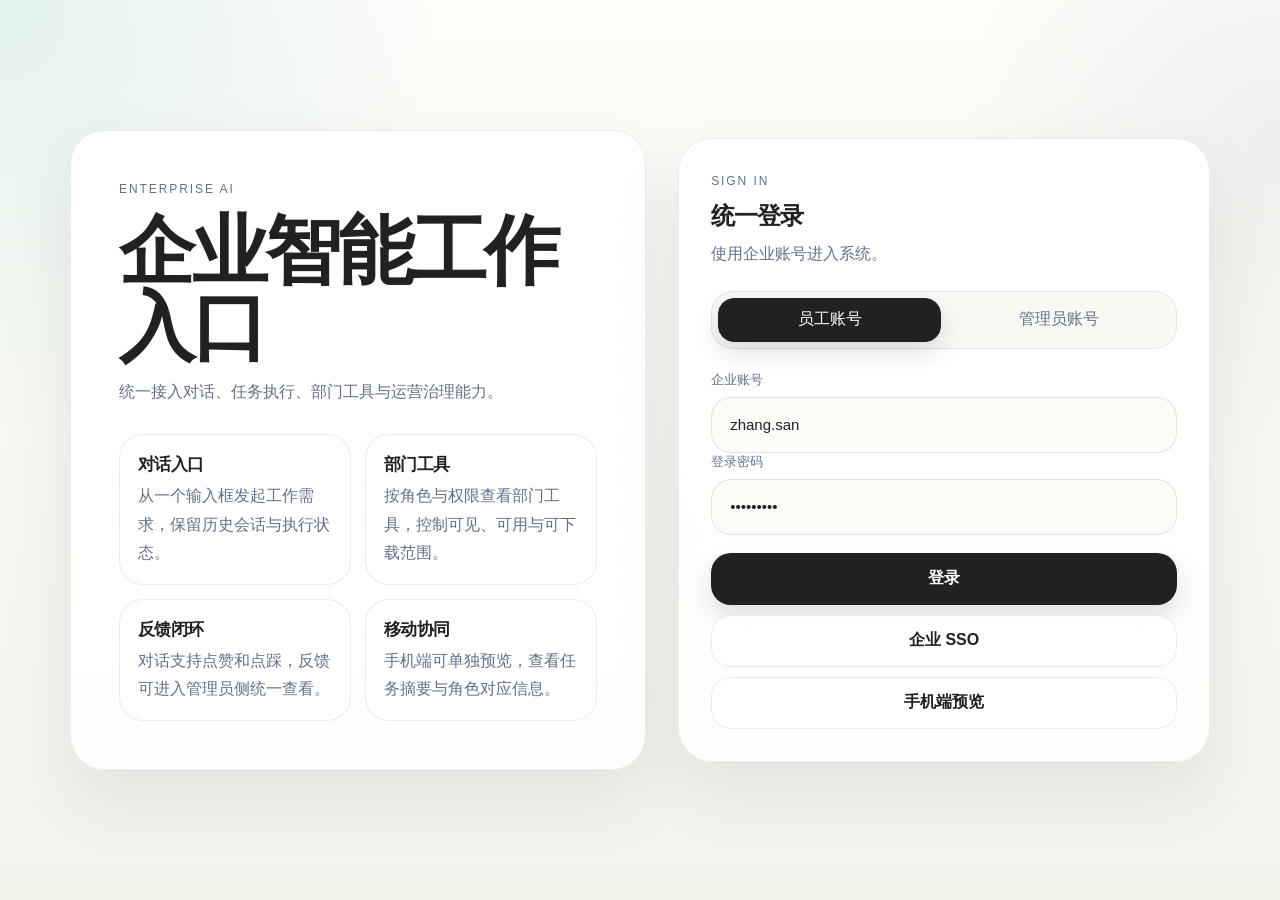
<file: DEMO/index.html>
<!DOCTYPE html>
<html lang="zh-CN">
<head>
  <meta charset="UTF-8" />
  <meta name="viewport" content="width=device-width, initial-scale=1.0" />
  <link rel="icon" href="data:image/svg+xml,%3Csvg xmlns='http://www.w3.org/2000/svg' viewBox='0 0 64 64'%3E%3Crect width='64' height='64' rx='18' fill='%2310a37f'/%3E%3Cpath d='M18 33h28M32 19v28' stroke='%23ffffff' stroke-width='6' stroke-linecap='round'/%3E%3C/svg%3E" />
  <title>企业智能工作入口 | 统一登录</title>
  <style>
    :root {
      color-scheme: light;
      --bg: #f7f8f4;
      --panel: rgba(255, 255, 255, 0.96);
      --panel-soft: rgba(255, 255, 255, 0.88);
      --border: rgba(15, 23, 42, 0.08);
      --text: #202123;
      --muted: #667085;
      --accent: #10a37f;
      --shadow: 0 28px 72px rgba(15, 23, 42, 0.08);
      font-family: "Segoe UI", "PingFang SC", "Microsoft YaHei", sans-serif;
    }
    * { box-sizing: border-box; }
    body {
      margin: 0;
      min-height: 100vh;
      color: var(--text);
      background:
        radial-gradient(circle at 0% 0%, rgba(16, 163, 127, 0.10), transparent 28%),
        radial-gradient(circle at 100% 16%, rgba(15, 23, 42, 0.05), transparent 22%),
        linear-gradient(180deg, #fcfcf9 0%, #f1f3eb 100%);
    }
    .shell {
      width: min(1140px, calc(100vw - 40px));
      margin: 0 auto;
      min-height: 100vh;
      display: grid;
      grid-template-columns: 1.04fr 0.96fr;
      gap: 32px;
      align-items: center;
      padding: 32px 0;
    }
    .brand-panel,
    .login-card {
      border-radius: 34px;
      border: 1px solid var(--border);
      background: linear-gradient(180deg, rgba(255, 255, 255, 0.97), rgba(255, 255, 255, 0.90));
      box-shadow: var(--shadow);
    }
    .brand-panel {
      padding: 48px;
      display: grid;
      gap: 28px;
      min-height: 560px;
      align-content: center;
    }
    .eyebrow {
      margin: 0;
      font-size: 12px;
      letter-spacing: 0.16em;
      text-transform: uppercase;
      color: var(--accent);
    }
    h1,
    h2,
    h3 {
      margin: 0;
      letter-spacing: -0.04em;
    }
    h1 {
      font-size: clamp(44px, 6vw, 76px);
      line-height: 1.01;
    }
    .brand-copy {
      display: grid;
      gap: 12px;
    }
    .brand-copy p,
    .login-card p,
    .feature-item p {
      margin: 0;
      color: var(--muted);
      line-height: 1.78;
    }
    .feature-grid {
      display: grid;
      grid-template-columns: repeat(2, minmax(0, 1fr));
      gap: 14px;
    }
    .feature-item {
      padding: 18px 18px 16px;
      border-radius: 24px;
      border: 1px solid var(--border);
      background: rgba(255, 255, 255, 0.84);
    }
    .feature-item h3 {
      font-size: 17px;
      margin-bottom: 6px;
    }
    .login-card {
      padding: 32px;
      display: grid;
      gap: 22px;
      background: linear-gradient(180deg, var(--panel), var(--panel-soft));
    }
    .login-head {
      display: grid;
      gap: 8px;
    }
    .login-head p {
      margin: 0;
    }
    .role-pills {
      display: grid;
      grid-template-columns: repeat(2, minmax(0, 1fr));
      gap: 6px;
      padding: 6px;
      border-radius: 22px;
      border: 1px solid var(--border);
      background: rgba(247, 248, 244, 0.86);
    }
    .role-pill {
      min-height: 44px;
      border-radius: 16px;
      border: 1px solid transparent;
      background: transparent;
      color: var(--muted);
      font: inherit;
      cursor: pointer;
      transition: background 180ms ease, color 180ms ease, border-color 180ms ease, transform 180ms ease;
    }
    .role-pill.active {
      background: #202123;
      color: #ffffff;
      border-color: #202123;
      box-shadow: 0 10px 24px rgba(32, 33, 35, 0.14);
    }
    .field {
      display: grid;
      gap: 8px;
    }
    .field label {
      color: var(--muted);
      font-size: 13px;
    }
    .field input {
      width: 100%;
      min-height: 56px;
      padding: 0 18px;
      border-radius: 20px;
      border: 1px solid rgba(15, 23, 42, 0.10);
      background: #fbfbf8;
      font: inherit;
      color: var(--text);
      outline: none;
      font-size: 15px;
    }
    .field input:focus {
      border-color: rgba(16, 163, 127, 0.45);
      box-shadow: 0 0 0 4px rgba(16, 163, 127, 0.10);
    }
    .submit-row {
      display: grid;
      gap: 10px;
    }
    .button {
      min-height: 52px;
      border-radius: 20px;
      border: 0;
      font: inherit;
      font-weight: 700;
      cursor: pointer;
      transition: transform 180ms ease, box-shadow 180ms ease, border-color 180ms ease, background 180ms ease;
    }
    .button:hover,
    .role-pill:hover {
      transform: translateY(-1px);
    }
    .button.primary {
      background: #202123;
      color: #ffffff;
      box-shadow: 0 12px 28px rgba(32, 33, 35, 0.14);
    }
    .button.secondary {
      background: rgba(255, 255, 255, 0.88);
      color: var(--text);
      border: 1px solid var(--border);
    }
    .error {
      min-height: 18px;
      color: #c2410c;
      font-size: 13px;
    }
    @media (max-width: 960px) {
      .shell {
        grid-template-columns: 1fr;
      }
      .brand-panel {
        min-height: auto;
      }
    }
    @media (max-width: 720px) {
      .shell {
        width: min(100vw - 24px, 1140px);
        padding: 18px 0 24px;
      }
      .brand-panel,
      .login-card {
        padding: 24px;
      }
      .role-pills,
      .feature-grid {
        grid-template-columns: 1fr;
      }
    }
  </style>
</head>
<body>
  <main class="shell">
    <section class="brand-panel">
      <div class="brand-copy">
        <p class="eyebrow">Enterprise AI</p>
        <h1>企业智能工作入口</h1>
        <p>统一接入对话、任务执行、部门工具与运营治理能力。</p>
      </div>
      <div class="feature-grid">
        <article class="feature-item">
          <h3>对话入口</h3>
          <p>从一个输入框发起工作需求，保留历史会话与执行状态。</p>
        </article>
        <article class="feature-item">
          <h3>部门工具</h3>
          <p>按角色与权限查看部门工具，控制可见、可用与可下载范围。</p>
        </article>
        <article class="feature-item">
          <h3>反馈闭环</h3>
          <p>对话支持点赞和点踩，反馈可进入管理员侧统一查看。</p>
        </article>
        <article class="feature-item">
          <h3>移动协同</h3>
          <p>手机端可单独预览，查看任务摘要与角色对应信息。</p>
        </article>
      </div>
    </section>

    <section class="login-card">
      <div class="login-head">
        <p class="eyebrow">Sign In</p>
        <h2>统一登录</h2>
        <p>使用企业账号进入系统。</p>
      </div>

      <div class="role-pills" id="roleSelector">
        <button class="role-pill active" type="button" data-role="user">员工账号</button>
        <button class="role-pill" type="button" data-role="admin">管理员账号</button>
      </div>

      <form id="loginForm">
        <div class="field">
          <label for="accountInput">企业账号</label>
          <input id="accountInput" type="text" autocomplete="username" value="zhang.san" />
        </div>
        <div class="field">
          <label for="passwordInput">登录密码</label>
          <input id="passwordInput" type="password" autocomplete="current-password" value="Demo@2026" />
        </div>
        <div class="error" id="errorText"></div>
        <div class="submit-row">
          <button class="button primary" type="submit">登录</button>
          <button class="button secondary" id="ssoButton" type="button">企业 SSO</button>
          <button class="button secondary" id="previewButton" type="button">手机端预览</button>
        </div>
      </form>
    </section>
  </main>

  <script>
    (function () {
      var authKey = 'enterprise-ai-demo-auth';
      var profileKey = 'enterprise-ai-demo-profile';
      var routeMap = {
        user: './demo-balanced-workspace/',
        admin: './demo-admin-console/'
      };
      var defaultProfiles = {
        user: { account: 'zhang.san', password: 'Demo@2026', name: '张三', role: 'user' },
        admin: { account: 'admin.ai', password: 'Demo@2026', name: '周敏', role: 'admin' }
      };
      if (sessionStorage.getItem(authKey)) {
        var currentProfile = {};
        try {
          currentProfile = JSON.parse(sessionStorage.getItem(profileKey) || '{}');
        } catch (error) {
          currentProfile = {};
        }
        window.location.replace(routeMap[currentProfile.role] || routeMap.user);
        return;
      }
      var activeRole = 'user';
      var roleSelector = document.getElementById('roleSelector');
      var accountInput = document.getElementById('accountInput');
      var passwordInput = document.getElementById('passwordInput');
      var errorText = document.getElementById('errorText');
      var loginForm = document.getElementById('loginForm');
      var ssoButton = document.getElementById('ssoButton');
      var previewButton = document.getElementById('previewButton');

      function applyRole(role) {
        activeRole = role;
        var profile = defaultProfiles[role];
        accountInput.value = profile.account;
        passwordInput.value = profile.password;
        roleSelector.querySelectorAll('.role-pill').forEach(function (button) {
          button.classList.toggle('active', button.dataset.role === role);
        });
        errorText.textContent = '';
      }

      function persistAndEnter(profile) {
        sessionStorage.setItem(authKey, '1');
        sessionStorage.setItem(profileKey, JSON.stringify(profile));
        window.location.href = routeMap[profile.role] || routeMap.user;
      }

      roleSelector.addEventListener('click', function (event) {
        var button = event.target.closest('.role-pill');
        if (!button) return;
        applyRole(button.dataset.role);
      });

      loginForm.addEventListener('submit', function (event) {
        event.preventDefault();
        var account = accountInput.value.trim();
        var password = passwordInput.value.trim();
        if (!account || !password) {
          errorText.textContent = '请输入账号和密码。';
          return;
        }
        var profile = defaultProfiles[activeRole];
        persistAndEnter({ account: account, name: profile.name, role: activeRole });
      });

      ssoButton.addEventListener('click', function () {
        persistAndEnter(defaultProfiles[activeRole]);
      });

      previewButton.addEventListener('click', function () {
        window.location.href = './demo-mobile/?role=' + activeRole;
      });

      applyRole(activeRole);
    })();
  </script>
</body>
</html>
</file>
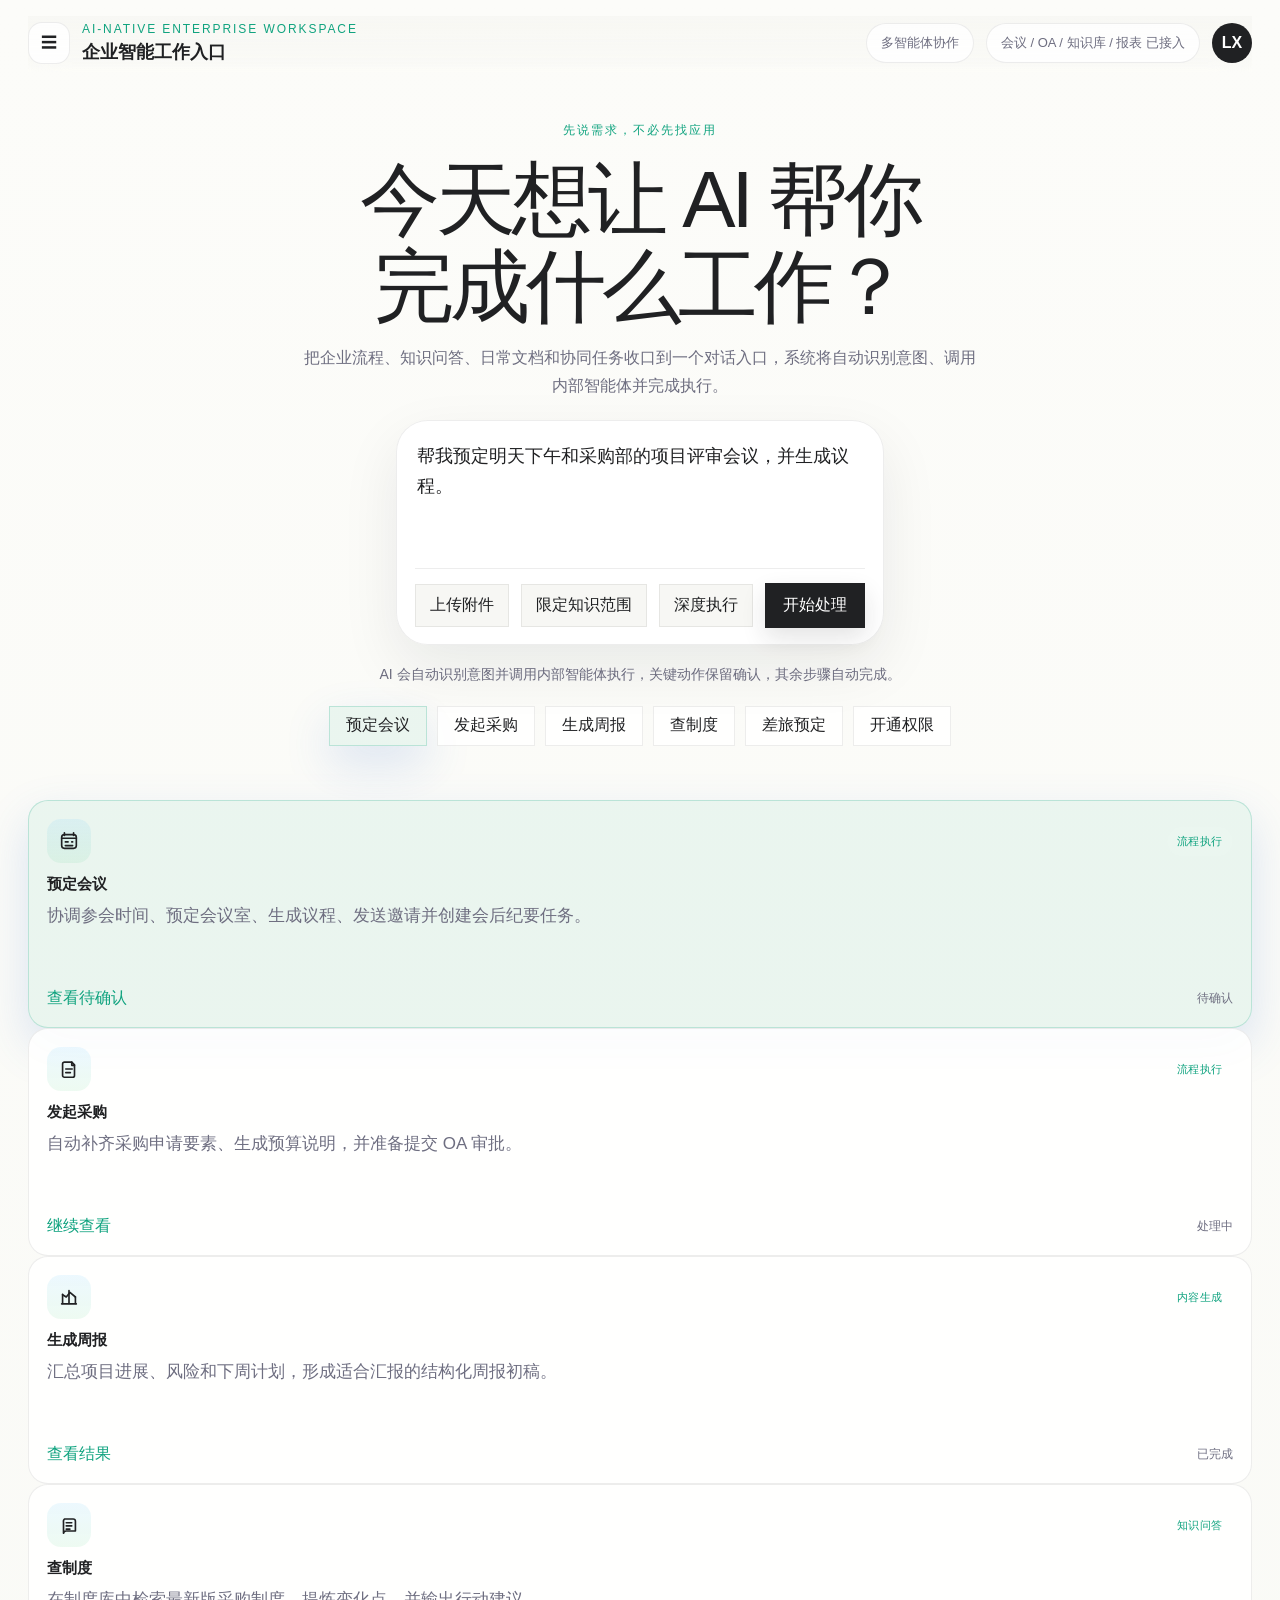
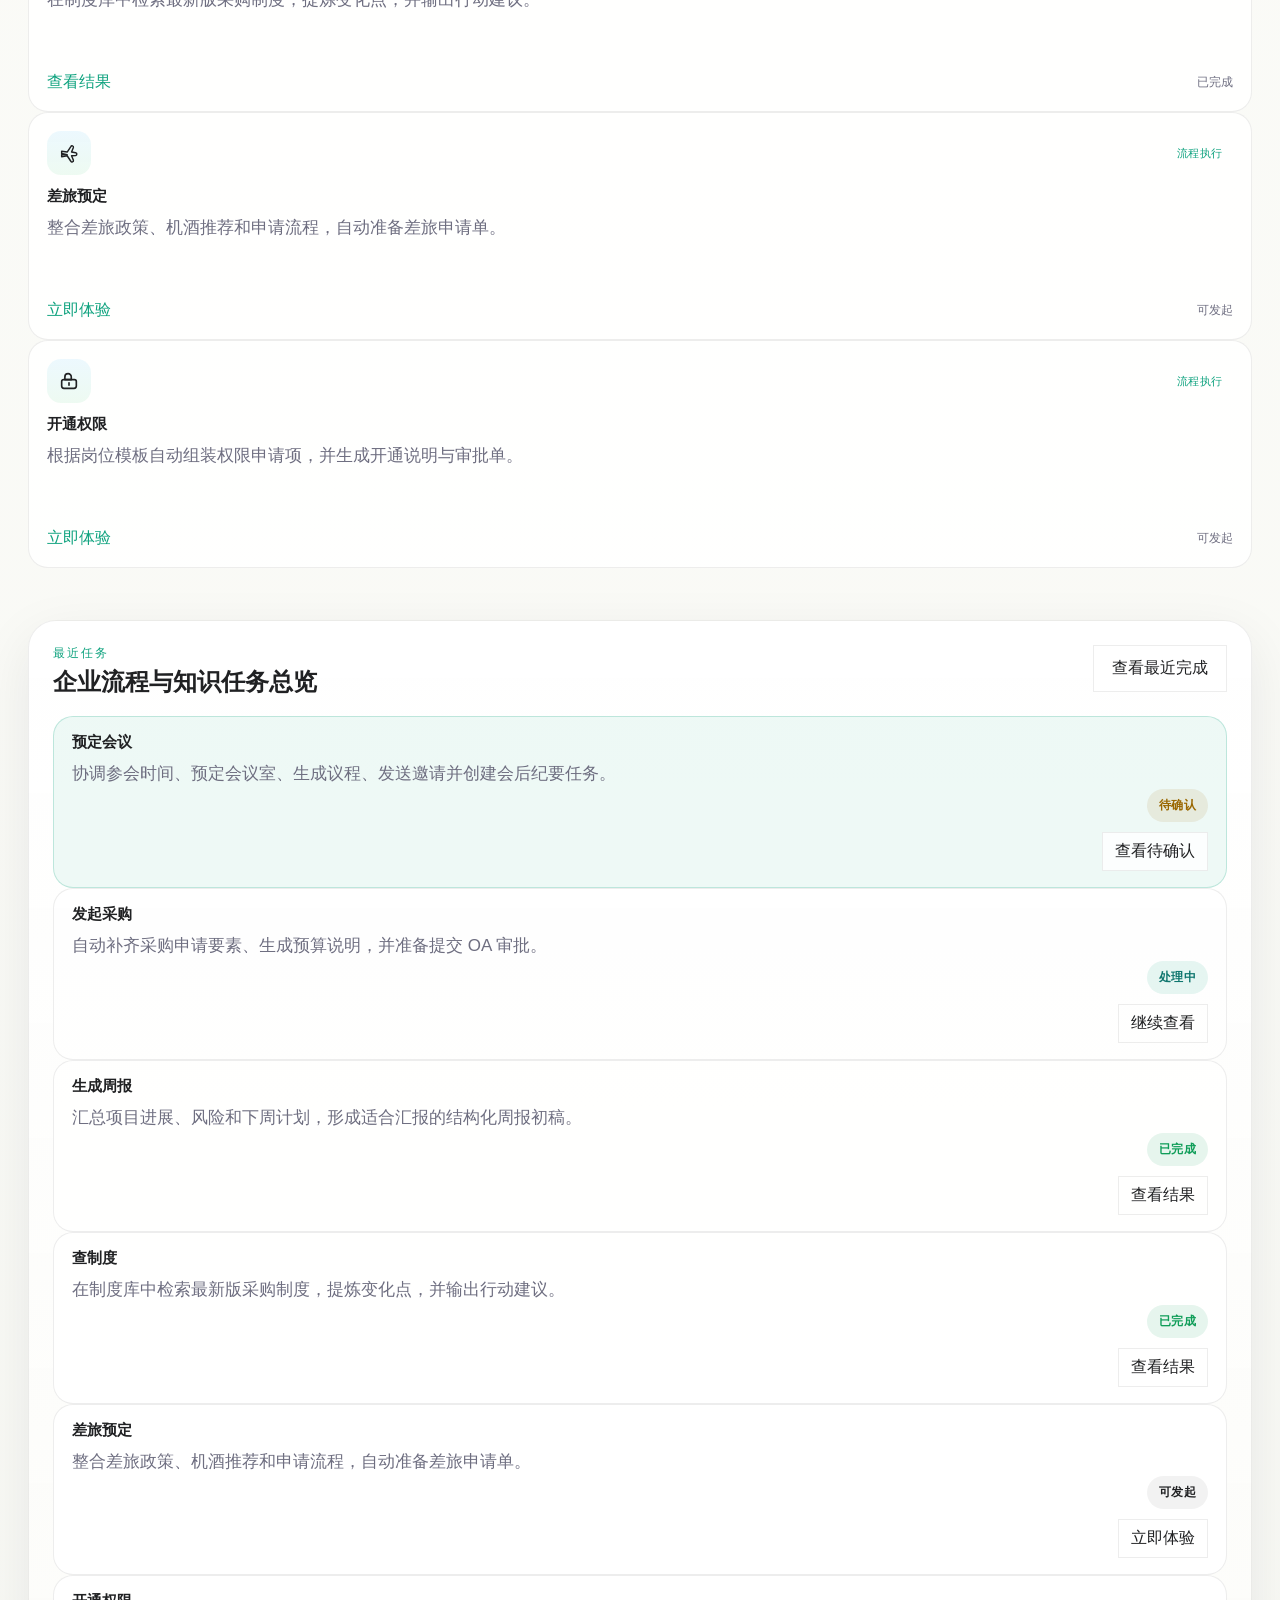
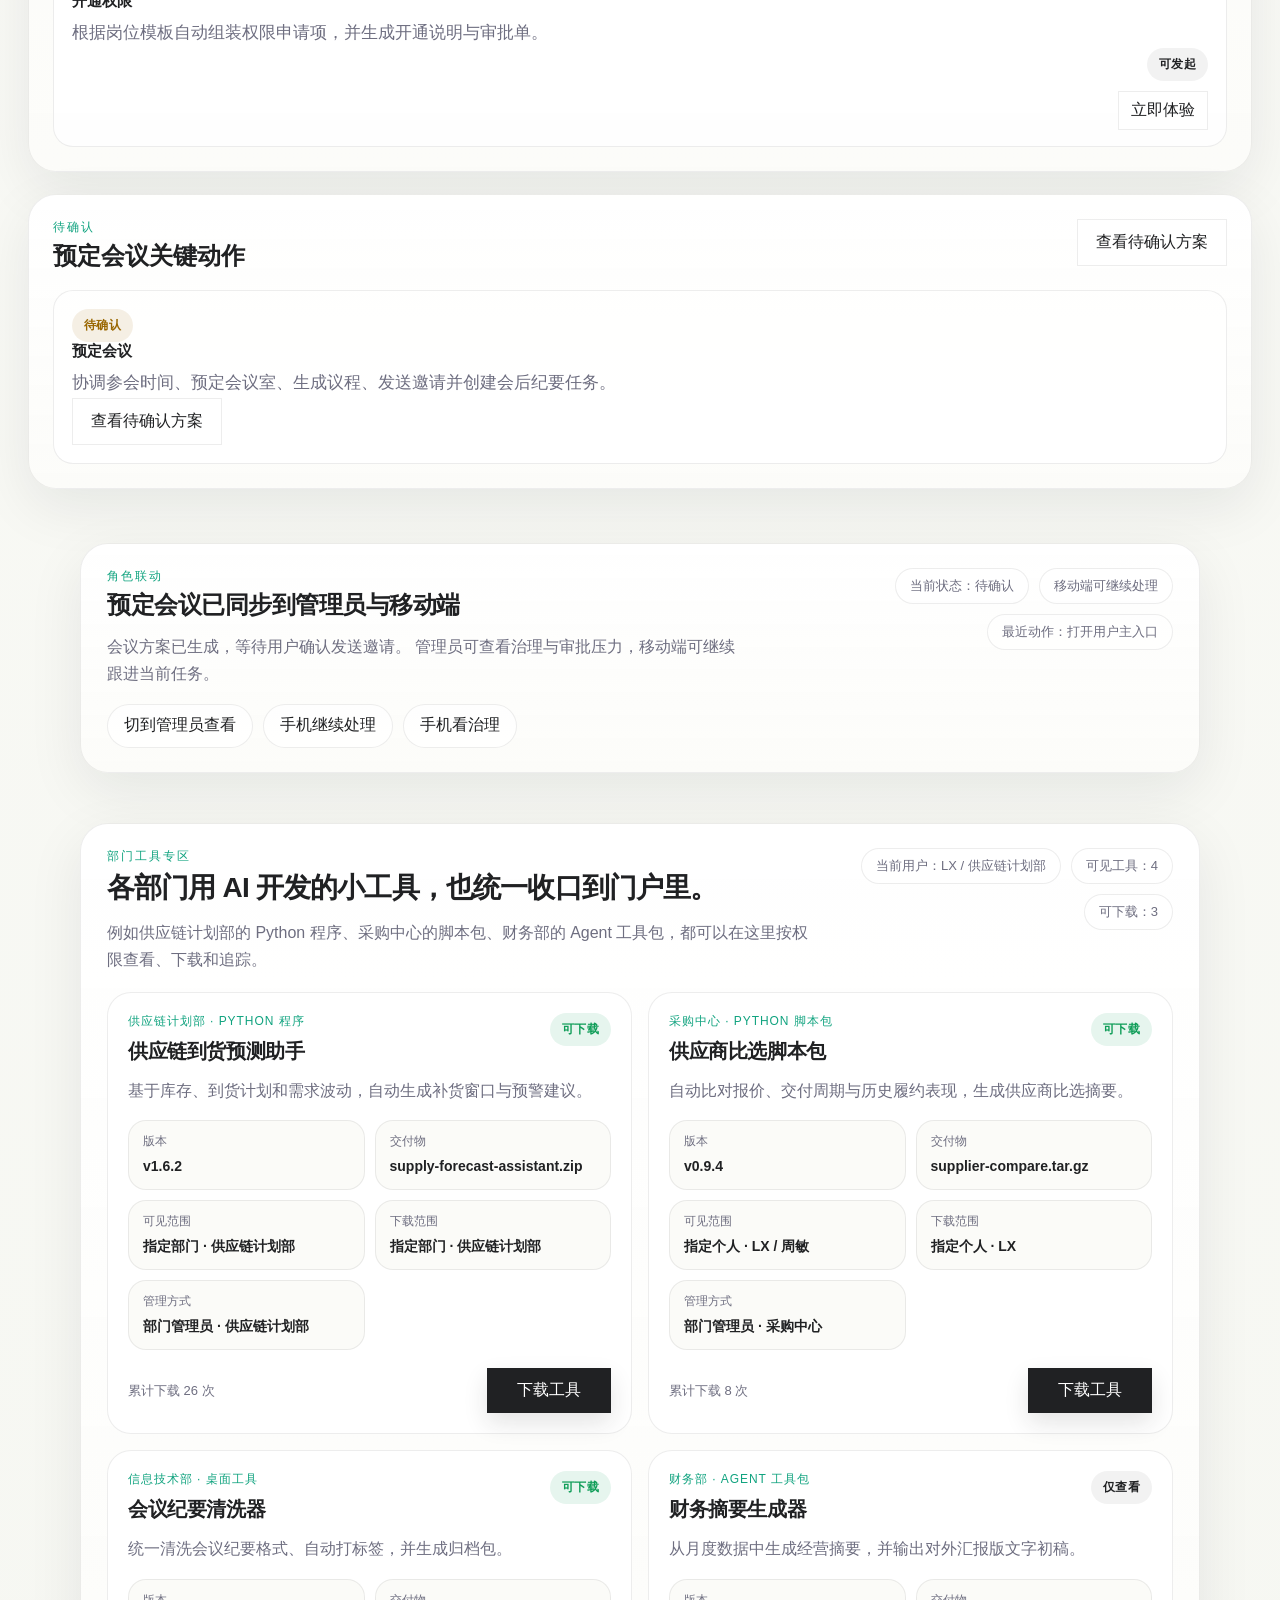
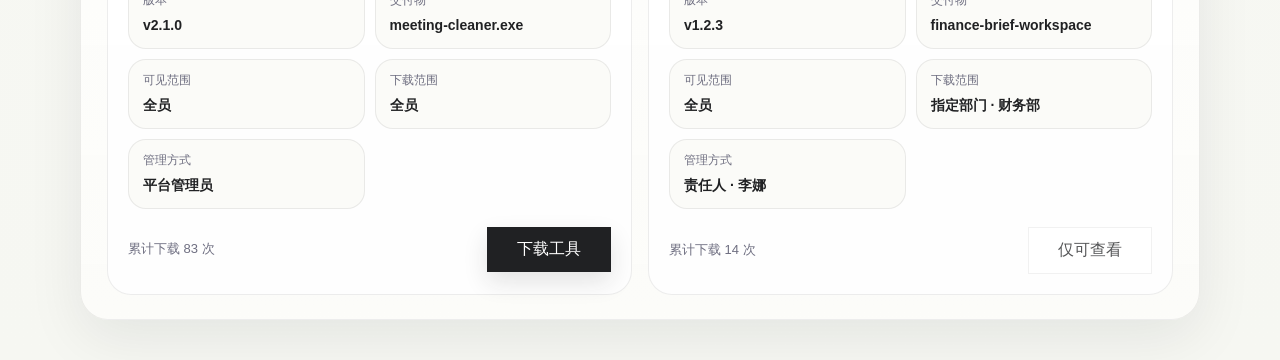
<file: DEMO/demo-a-c/index.html>
<!DOCTYPE html>
<html lang="zh-CN">
<head>
  <meta charset="UTF-8" />
  <meta name="viewport" content="width=device-width, initial-scale=1.0" />
  <title>企业AI智能工作入口 Demo</title>
  <link rel="stylesheet" href="./styles.css" />
</head>
<body>
  <div class="app-shell rail-collapsed" id="appShell">
    <aside class="rail" id="appRail">
      <div class="rail-head">
        <div class="brand-mini">
          <div class="brand-mark"></div>
          <div>
            <p class="brand-kicker">Enterprise AI</p>
            <h1>工作入口</h1>
          </div>
        </div>
        <button class="icon-btn rail-close" id="railCloseBtn" aria-label="隐藏侧边栏">×</button>
      </div>

      <button class="new-task-btn" data-scene-target="landing">+ 发起新任务</button>

      <nav class="rail-nav">
        <button class="rail-item is-active" data-scene-target="landing">首页</button>
        <button class="rail-item" data-scene-target="planning">任务规划</button>
        <button class="rail-item" data-scene-target="confirm">待确认</button>
        <button class="rail-item" data-scene-target="complete">执行完成</button>
      </nav>

      <section class="rail-block">
        <p class="rail-label">进行中任务</p>
        <div class="rail-task-list" id="railTaskFeed"></div>
      </section>

      <section class="rail-block">
        <p class="rail-label">企业流程场景</p>
        <div class="chip-cloud compact" id="railQuickActions"></div>
      </section>
    </aside>

    <button class="rail-backdrop" id="railBackdrop" aria-label="关闭侧边栏"></button>

    <main class="main-stage">
      <header class="topbar">
        <div class="topbar-left">
          <button class="icon-btn" id="toggleRailBtn" aria-label="展开侧边栏" aria-expanded="false">☰</button>
          <div class="topbar-brand">
            <p class="eyebrow">AI-native Enterprise Workspace</p>
            <h2>企业智能工作入口</h2>
          </div>
        </div>
        <div class="topbar-meta">
          <span class="meta-pill">多智能体协作</span>
          <span class="meta-pill">会议 / OA / 知识库 / 报表 已接入</span>
          <div class="avatar">LX</div>
        </div>
      </header>


      <section class="scene scene-active landing-scene" data-scene="landing">
        <div class="landing-hero-shell">
          <div class="hero-copy hero-copy-centered">
            <p class="hero-kicker">先说需求，不必先找应用</p>
            <p class="hero-greeting">今天想让 AI 帮你完成什么工作？</p>
            <p class="hero-subtitle">把企业流程、知识问答、日常文档和协同任务收口到一个对话入口，系统将自动识别意图、调用内部智能体并完成执行。</p>
          </div>

          <div class="chat-composer hero-composer">
            <textarea id="mainPrompt" rows="4" placeholder="例如：帮我预定明天下午和采购部的项目评审会议，并生成议程。"></textarea>
            <div class="composer-toolbar">
              <div class="toolbar-left">
                <button class="tool-pill">上传附件</button>
                <button class="tool-pill">限定知识范围</button>
                <button class="tool-pill">深度执行</button>
              </div>
              <button id="startTaskBtn" class="primary-btn">开始处理</button>
            </div>
          </div>

          <p class="hero-inline-note">AI 会自动识别意图并调用内部智能体执行，关键动作保留确认，其余步骤自动完成。</p>

          <div class="chip-cloud hero-chip-cloud" id="landingChips"></div>
        </div>

        <section class="scenario-gallery" id="scenarioGallery"></section>

        <div class="landing-grid">
          <section class="glow-card status-card">
            <div class="section-heading">
              <div>
                <p class="section-kicker">最近任务</p>
                <h3>企业流程与知识任务总览</h3>
              </div>
              <button class="ghost-link" data-scene-target="complete">查看最近完成</button>
            </div>
            <div class="task-list" id="recentTaskFeed"></div>
          </section>

          <section class="glow-card status-card pending-card-section">
            <div class="section-heading">
              <div>
                <p class="section-kicker">待确认</p>
                <h3 id="pendingCardTitle">关键执行动作</h3>
              </div>
              <button class="ghost-link" id="pendingJumpBtn">立即处理</button>
            </div>
            <div class="approval-card" id="pendingActionCard"></div>
          </section>
        </div>

        <section class="glow-card role-bridge" aria-label="角色联动">
          <div class="role-bridge-head">
            <div class="role-bridge-copy">
              <p class="section-kicker">角色联动</p>
              <h3 id="roleBridgeTitle">当前任务会同步到管理员与移动端</h3>
              <p id="roleBridgeText">用户在桌面端发起的任务，会同步给管理员控制台和移动端，便于演示统一入口后的跨角色协作闭环。</p>
            </div>
            <div class="role-bridge-meta" id="roleBridgeMeta"></div>
          </div>
          <div class="role-bridge-actions">
            <a class="secondary-btn bridge-link" id="bridgeAdminLink" href="../demo-admin-console/">切到管理员查看</a>
            <a class="secondary-btn bridge-link" id="bridgeMobileUserLink" href="../demo-mobile/?role=user">手机继续处理</a>
            <a class="secondary-btn bridge-link" id="bridgeMobileAdminLink" href="../demo-mobile/?role=admin">手机看治理</a>
          </div>
        </section>
      </section>

      <section class="scene" data-scene="planning">
        <div class="workspace-grid">
          <section class="glow-card panel conversation-panel">
            <div class="section-heading">
              <div>
                <p class="section-kicker">对话上下文</p>
                <h3 id="planningTitle">需求已受理</h3>
              </div>
              <span class="badge badge-running" id="planningBadge">智能体处理中</span>
            </div>
            <div class="conversation-bubble user-bubble" id="planningPrompt"></div>
            <div class="conversation-bubble ai-bubble" id="planningAssistantMain"></div>
            <div class="conversation-bubble ai-bubble subtle" id="planningAssistantProgress"></div>
          </section>

          <section class="glow-card panel plan-panel">
            <div class="section-heading">
              <div>
                <p class="section-kicker">任务规划</p>
                <h3 id="planningStepTitle">内部智能体执行步骤</h3>
              </div>
            </div>
            <div class="plan-steps" id="planningSteps"></div>
            <button class="primary-btn full-width plan-next-btn" id="planningNextBtn">查看下一步</button>
          </section>

          <section class="glow-card panel context-panel">
            <div class="section-heading">
              <div>
                <p class="section-kicker">执行上下文</p>
                <h3 id="planningContextTitle">系统已关联企业上下文</h3>
              </div>
            </div>
            <div id="planningContext"></div>
            <div class="tool-stack" id="planningTools"></div>
          </section>
        </div>
      </section>

      <section class="scene" data-scene="confirm">
        <div class="confirm-layout">
          <section class="glow-card panel confirm-main">
            <div class="section-heading">
              <div>
                <p class="section-kicker">待确认动作</p>
                <h3 id="confirmTitle">请确认执行方案</h3>
              </div>
              <span class="badge badge-wait" id="confirmBadge">等待确认</span>
            </div>

            <div class="confirm-summary" id="confirmSummary"></div>

            <div class="agenda-card">
              <p class="section-kicker" id="confirmContentKicker">系统生成内容</p>
              <ol id="confirmContentList"></ol>
            </div>

            <div class="toggle-list" id="confirmChecklist"></div>

            <div class="confirm-actions">
              <button class="ghost-btn" data-scene-target="planning">返回修改</button>
              <button class="secondary-btn" id="regenerateBtn">重新生成方案</button>
              <button class="primary-btn" id="confirmExecuteBtn">确认并执行</button>
            </div>
          </section>

          <aside class="glow-card panel confirm-side">
            <p class="section-kicker">AI 说明</p>
            <h3 id="confirmSideTitle">为什么推荐这个方案？</h3>
            <p id="confirmReason"></p>
            <div class="side-note">
              <strong id="confirmAutomationTitle">执行后将自动完成：</strong>
              <ul id="confirmAutomationList"></ul>
            </div>
          </aside>
        </div>
      </section>

      <section class="scene" data-scene="complete">
        <div class="complete-layout">
          <section class="glow-card panel complete-main">
            <div class="completion-head">
              <span class="badge badge-done" id="completeBadge">执行完成</span>
              <h3 id="completeTitle">任务已完成</h3>
              <p id="completeSubtitle"></p>
            </div>

            <div class="result-grid" id="completeResults"></div>

            <div class="timeline-card">
              <p class="section-kicker">执行时间线</p>
              <div id="completeTimeline"></div>
            </div>

            <div class="agenda-card complete-output-card">
              <p class="section-kicker" id="completeOutputTitle">生成内容</p>
              <ol id="completeOutputList"></ol>
            </div>
          </section>

          <aside class="glow-card panel complete-side">
            <p class="section-kicker">下一步推荐</p>
            <div id="completeActions"></div>
            <button class="primary-btn full-width" data-scene-target="landing">发起下一项工作</button>
          </aside>
        </div>
      </section>
    </main>
  </div>

  <script src="../shared/demo-flow.js"></script>
  <script src="./app.js"></script>
</body>
</html>
</file>
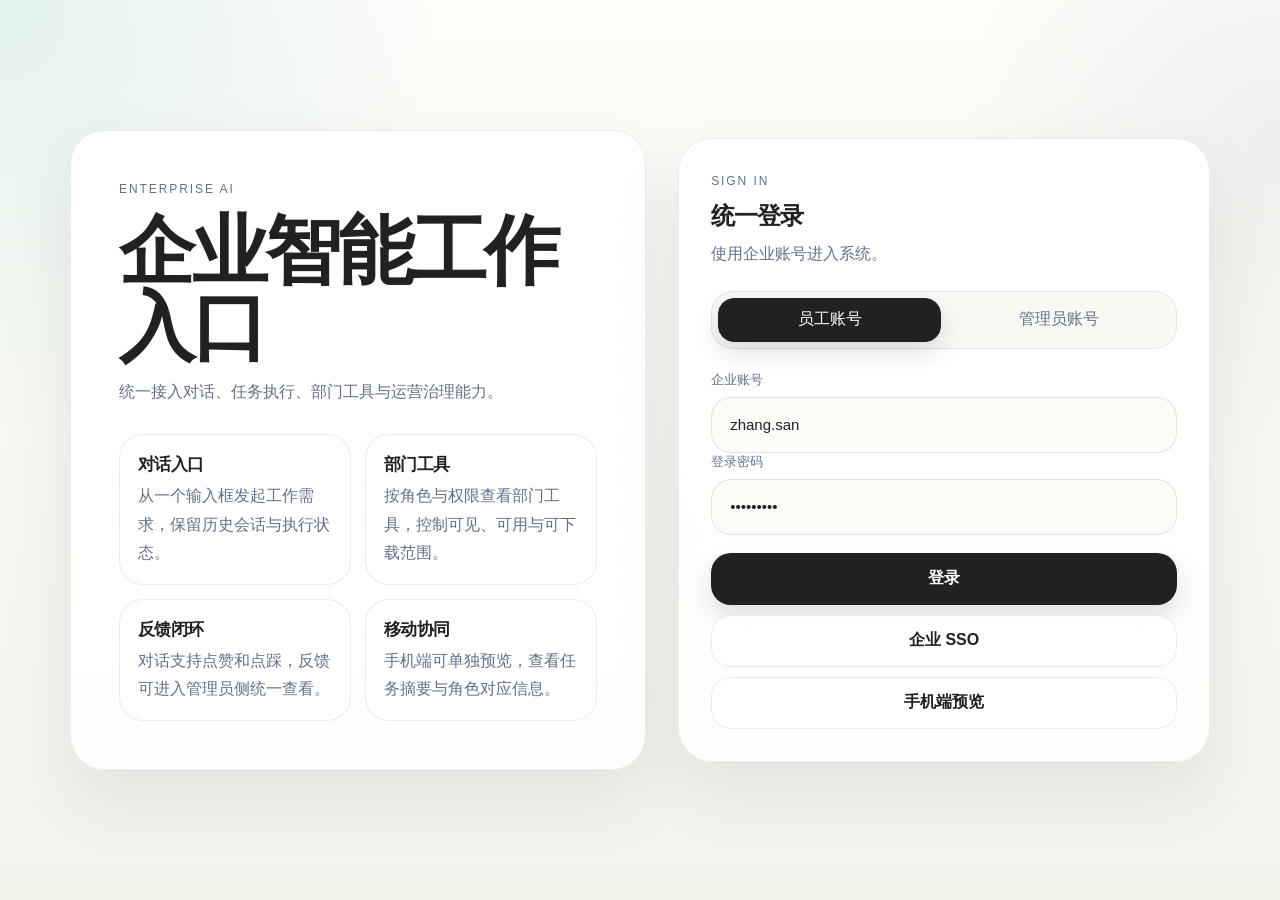
<file: DEMO/demo-admin-console/index.html>
<!DOCTYPE html>
<html lang="zh-CN">
<head>
  <meta charset="UTF-8" />
  <meta name="viewport" content="width=device-width, initial-scale=1.0" />
  <link rel="icon" href="data:image/svg+xml,%3Csvg xmlns='http://www.w3.org/2000/svg' viewBox='0 0 64 64'%3E%3Crect width='64' height='64' rx='18' fill='%2310a37f'/%3E%3Cpath d='M18 33h28M32 19v28' stroke='%23ffffff' stroke-width='6' stroke-linecap='round'/%3E%3C/svg%3E" />
  <title>企业 AI 运营与治理控制台</title>
  <link rel="stylesheet" href="./styles.css" />
</head>
<body>
  <main class="dashboard-shell">
    <header class="topbar">
      <div class="topbar-copy">
        <p class="eyebrow">Enterprise AI</p>
        <div class="topbar-line">
          <h1>运营与治理控制台</h1>
          <span class="surface-pill">管理员</span>
        </div>
      </div>
      <div class="top-actions">
        <a class="button secondary" href="../demo-mobile/?role=admin">手机端预览</a>
        <button class="button secondary" id="logoutButton" type="button">退出登录</button>
        <span class="user-pill" id="adminName">周敏</span>
      </div>
    </header>

    <section class="metric-grid">
      <article class="metric-card"><span>今日 Tokens</span><strong id="metricTokens">0</strong><small id="metricTokensHint">-</small></article>
      <article class="metric-card"><span>今日成本</span><strong id="metricCost">0</strong><small id="metricCostHint">-</small></article>
      <article class="metric-card"><span>活跃用户</span><strong id="metricUsers">0</strong><small id="metricUsersHint">-</small></article>
      <article class="metric-card"><span>待处理事项</span><strong id="metricApprovals">0</strong><small id="metricApprovalsHint">-</small></article>
      <article class="metric-card"><span>正向反馈</span><strong id="metricPositive">0</strong><small id="metricPositiveHint">-</small></article>
      <article class="metric-card"><span>反馈邮件</span><strong id="metricMails">0</strong><small id="metricMailsHint">-</small></article>
    </section>

    <section class="trend-grid">
      <article class="panel wide">
        <div class="panel-head">
          <div>
            <p class="card-kicker">数据趋势</p>
            <h3>Tokens 与成本</h3>
          </div>
        </div>
        <div class="trend-layout">
          <div class="chart-shell">
            <div class="chart-legend">
              <span><i class="legend-dot tokens"></i>Tokens</span>
              <span><i class="legend-dot cost"></i>成本</span>
            </div>
            <svg id="trendChart" viewBox="0 0 720 240" aria-label="Tokens 与成本趋势图"></svg>
          </div>
          <div class="table-shell">
            <table class="metric-table">
              <thead>
                <tr>
                  <th>模块</th>
                  <th>调用量</th>
                  <th>Tokens</th>
                  <th>成本</th>
                  <th>状态</th>
                </tr>
              </thead>
              <tbody id="metricTableBody"></tbody>
            </table>
          </div>
        </div>
      </article>
    </section>

    <section class="dashboard-grid">
      <article class="panel wide">
        <div class="panel-head">
          <div>
            <p class="card-kicker">用户反馈</p>
            <h3>反馈记录</h3>
          </div>
          <span class="badge" id="feedbackMailBadge">等待反馈</span>
        </div>
        <div class="tag-row" id="feedbackOverview"></div>
        <div class="feedback-list" id="feedbackList"></div>
      </article>

      <article class="panel">
        <div class="panel-head">
          <div>
            <p class="card-kicker">共享任务</p>
            <h3>任务队列</h3>
          </div>
        </div>
        <div class="stack-list" id="sharedTaskList"></div>
      </article>

      <article class="panel">
        <div class="panel-head">
          <div>
            <p class="card-kicker">待处理事项</p>
            <h3>审批与确认</h3>
          </div>
        </div>
        <div class="stack-list" id="approvalList"></div>
      </article>

      <article class="panel">
        <div class="panel-head">
          <div>
            <p class="card-kicker">治理告警</p>
            <h3>风险提示</h3>
          </div>
        </div>
        <div class="stack-list" id="alertList"></div>
      </article>

      <article class="panel wide tool-governance-panel" id="toolGovernancePanel">
        <div class="panel-head">
          <div>
            <p class="card-kicker">部门工具</p>
            <h3>工具权限</h3>
          </div>
          <span class="badge" id="toolGovernanceBadge">0 个工具</span>
        </div>
        <div class="tool-governance-grid">
          <div class="tool-governance-list" id="toolGovernanceList"></div>
          <div class="tool-governance-detail" id="toolGovernanceDetail"></div>
        </div>
      </article>
    </section>
  </main>

  <script>
    (function () {
      var authKey = 'enterprise-ai-demo-auth';
      var profileKey = 'enterprise-ai-demo-profile';
      if (!sessionStorage.getItem(authKey)) {
        window.location.replace('../index.html');
        return;
      }
      var profile = {};
      try {
        profile = JSON.parse(sessionStorage.getItem(profileKey) || '{}');
      } catch (error) {
        profile = {};
      }
      if (profile.role === 'user') {
        window.location.replace('../demo-balanced-workspace/');
        return;
      }
      document.getElementById('adminName').textContent = profile.name || '周敏';
      document.getElementById('logoutButton').addEventListener('click', function () {
        sessionStorage.removeItem(authKey);
        sessionStorage.removeItem(profileKey);
        window.location.replace('../index.html');
      });
    })();
  </script>
  <script src="../shared/demo-flow.js"></script>
  <script src="../shared/chat-feedback.js"></script>
  <script src="./app.js"></script>
</body>
</html>
</file>
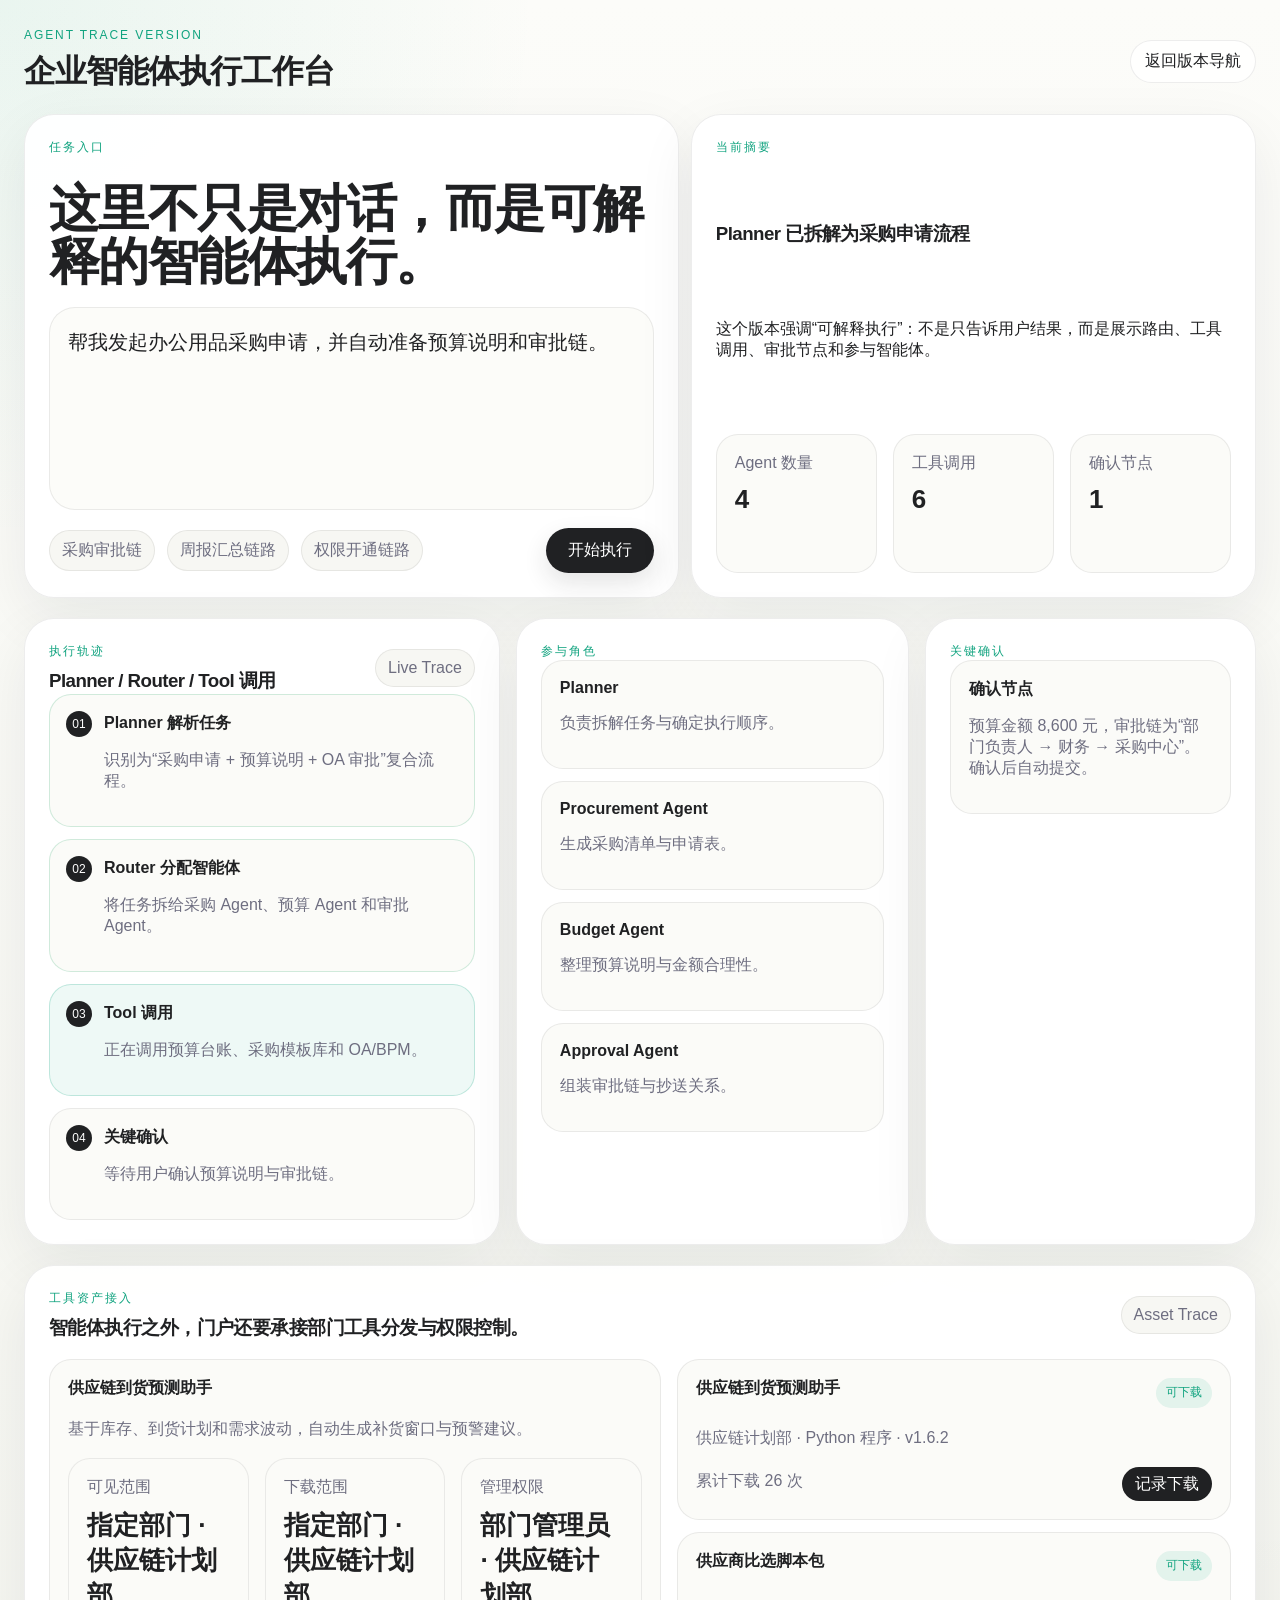
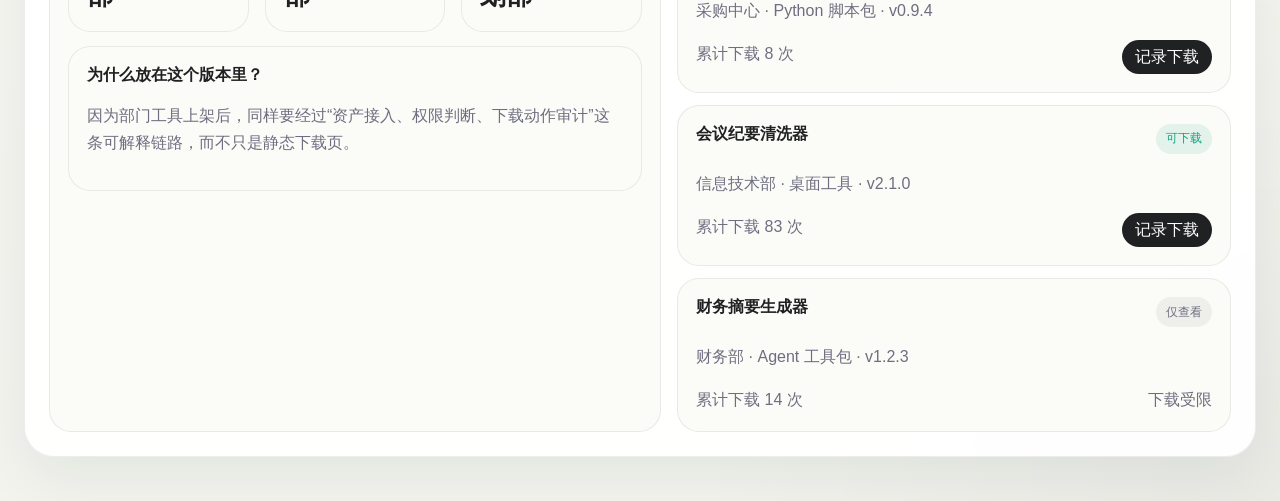
<file: DEMO/demo-agent-trace/index.html>
<!DOCTYPE html>
<html lang="zh-CN">
<head>
  <meta charset="UTF-8" />
  <meta name="viewport" content="width=device-width, initial-scale=1.0" />
  <title>企业AI门户 Demo - Agent 轨迹版</title>
  <link rel="stylesheet" href="./styles.css" />
</head>
<body>
  <div class="page-shell">
    <header class="topbar">
      <div>
        <p class="eyebrow">Agent Trace Version</p>
        <h1>企业智能体执行工作台</h1>
      </div>
      <a class="top-link" href="../index.html">返回版本导航</a>
    </header>

    <section class="hero-grid">
      <article class="panel request-panel">
        <p class="panel-kicker">任务入口</p>
        <h2>这里不只是对话，而是可解释的智能体执行。</h2>
        <textarea id="tracePrompt" rows="5">帮我发起办公用品采购申请，并自动准备预算说明和审批链。</textarea>
        <div class="action-row">
          <div class="preset-row" id="presetRow"></div>
          <button class="primary-btn" id="startTraceBtn">开始执行</button>
        </div>
      </article>

      <article class="panel status-panel">
        <p class="panel-kicker">当前摘要</p>
        <h3 id="traceTitle">等待执行</h3>
        <p id="traceSummary">点击开始后，这里会显示 Planner 如何拆解任务，以及当前执行到了哪一步。</p>
        <div class="metric-grid">
          <div class="metric-card"><span>Agent 数量</span><strong id="metricAgents">0</strong></div>
          <div class="metric-card"><span>工具调用</span><strong id="metricTools">0</strong></div>
          <div class="metric-card"><span>确认节点</span><strong id="metricApprovals">0</strong></div>
        </div>
      </article>
    </section>

    <section class="trace-grid">
      <article class="panel trace-panel">
        <div class="panel-head">
          <div>
            <p class="panel-kicker">执行轨迹</p>
            <h3>Planner / Router / Tool 调用</h3>
          </div>
          <span class="trace-badge">Live Trace</span>
        </div>
        <div id="traceTimeline" class="trace-timeline"></div>
      </article>

      <article class="panel agent-panel">
        <p class="panel-kicker">参与角色</p>
        <div id="agentCards" class="agent-cards"></div>
      </article>

      <article class="panel approval-panel">
        <p class="panel-kicker">关键确认</p>
        <div id="approvalCard" class="approval-card"></div>
      </article>
    </section>

    <section class="panel tool-trace-panel" id="traceToolZone"></section>
  </div>

  <script src="../shared/demo-flow.js"></script>
  <script src="./app.js"></script>
</body>
</html>
</file>
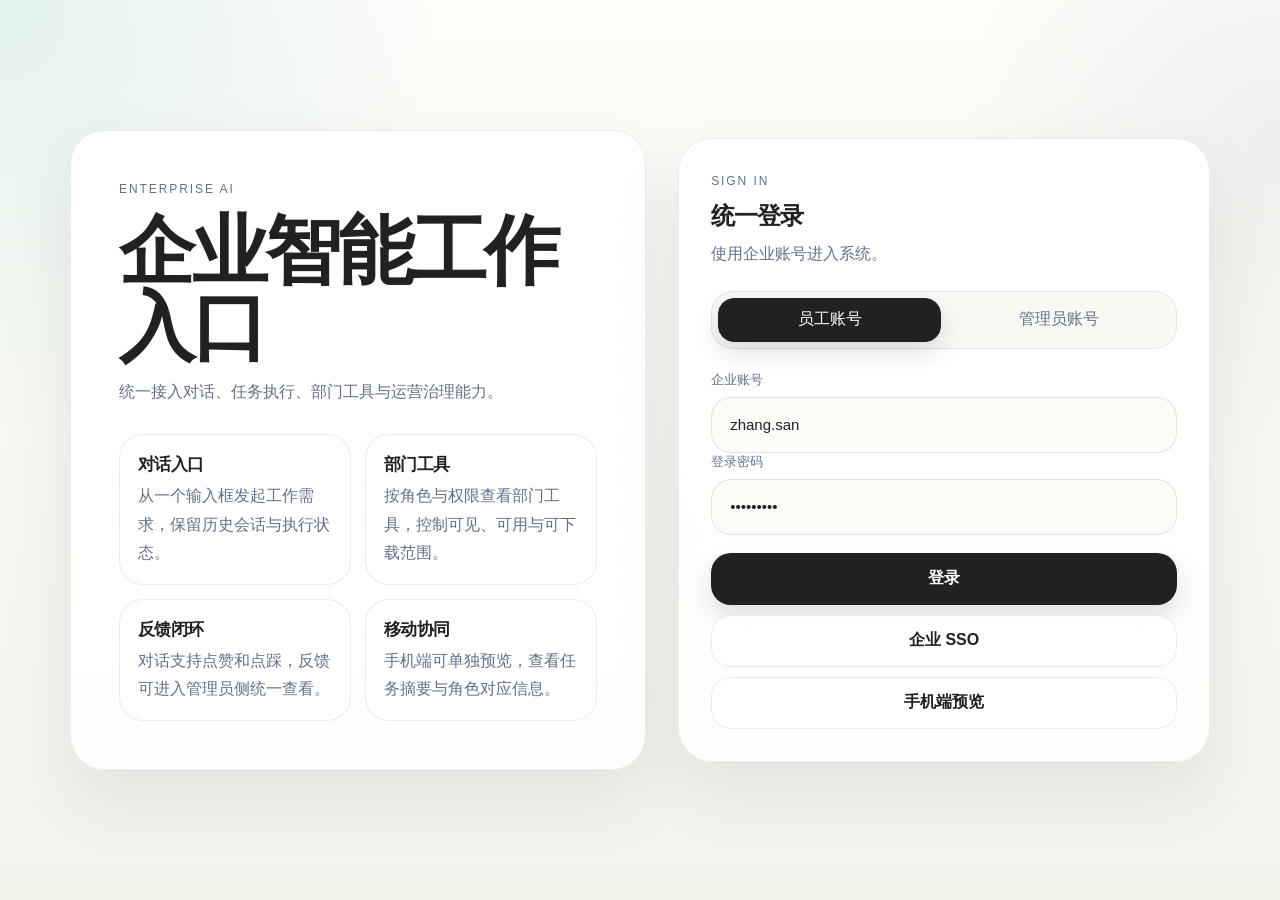
<file: DEMO/demo-balanced-workspace/index.html>
<!DOCTYPE html>
<html lang="zh-CN">
<head>
  <meta charset="UTF-8" />
  <meta name="viewport" content="width=device-width, initial-scale=1.0" />
  <link rel="icon" href="data:image/svg+xml,%3Csvg xmlns='http://www.w3.org/2000/svg' viewBox='0 0 64 64'%3E%3Crect width='64' height='64' rx='18' fill='%2310a37f'/%3E%3Cpath d='M18 33h28M32 19v28' stroke='%23ffffff' stroke-width='6' stroke-linecap='round'/%3E%3C/svg%3E" />
  <title>企业智能工作入口</title>
  <link rel="stylesheet" href="./styles.css" />
</head>
<body>
  <div class="workspace-shell">
    <aside class="history-rail">
      <div class="rail-top">
        <div class="brand-block">
          <p class="eyebrow">Enterprise AI</p>
          <div class="brand-lockup">
            <span class="brand-dot" aria-hidden="true"></span>
            <div class="brand-copy">
              <span class="brand-title">工作区</span>
              <span class="brand-subtitle">会话与任务</span>
            </div>
          </div>
        </div>
        <button class="primary-btn full-width new-chat-btn" id="newChatBtn" type="button">新建对话</button>
      </div>

      <section class="rail-section">
        <div class="section-head compact rail-head">
          <h2>会话</h2>
          <span class="meta-text" id="threadCount">0 条</span>
        </div>
        <div class="thread-list" id="threadList"></div>
      </section>
    </aside>

    <main class="workspace-main">
      <header class="topbar">
        <div class="topbar-copy">
          <p class="eyebrow">Enterprise AI</p>
          <div class="topbar-line">
            <h2>工作入口</h2>
            <span class="surface-pill">员工</span>
          </div>
        </div>
        <div class="topbar-actions">
          <a class="link-btn" href="../demo-mobile/?role=user" id="mobilePreviewLink">手机端预览</a>
          <button class="link-btn" id="logoutButton" type="button">退出登录</button>
          <div class="avatar" id="userAvatar">张</div>
        </div>
      </header>

      <section class="composer-card">
        <textarea id="mainPrompt" rows="4" placeholder="输入需求，例如：帮我预定明天下午的项目评审会议。"></textarea>
        <div class="composer-footer">
          <div class="chip-row" id="quickActionList"></div>
          <button class="primary-btn" id="startTaskBtn" type="button">发送</button>
        </div>
      </section>

      <section class="workspace-grid">
        <section class="panel chat-panel">
          <div class="section-head">
            <h2>对话</h2>
            <span class="meta-text" id="messageCount">0 条</span>
          </div>
          <div class="message-list" id="messageList"></div>
        </section>

        <aside class="side-stack">
          <section class="panel status-panel">
            <div class="section-head">
              <div>
                <p class="section-kicker">执行状态</p>
                <h2 id="statusTitle">当前任务</h2>
              </div>
              <span class="status-pill status-idle" id="statusBadge">可发起</span>
            </div>
            <p class="status-summary" id="statusSummary"></p>
            <div class="status-meta" id="statusMeta"></div>
            <div class="step-list" id="statusSteps"></div>
            <div class="action-row">
              <button class="secondary-btn" id="advanceBtn" type="button">开始处理</button>
              <button class="primary-btn" id="confirmBtn" type="button">确认执行</button>
            </div>
          </section>

          <section class="panel tool-panel">
            <div class="section-head">
              <div>
                <p class="section-kicker">部门工具</p>
                <h2>部门工具</h2>
              </div>
              <span class="meta-text" id="toolCount">0 个</span>
            </div>
            <div class="tool-feedback is-hidden" id="toolFeedback"></div>
            <div class="tool-list" id="toolList"></div>
          </section>
        </aside>
      </section>
    </main>
  </div>

  <script>
    (function () {
      var authKey = 'enterprise-ai-demo-auth';
      var profileKey = 'enterprise-ai-demo-profile';
      if (!sessionStorage.getItem(authKey)) {
        window.location.replace('../index.html');
        return;
      }
      var profile = {};
      try {
        profile = JSON.parse(sessionStorage.getItem(profileKey) || '{}');
      } catch (error) {
        profile = {};
      }
      if (profile.role === 'admin') {
        window.location.replace('../demo-admin-console/');
        return;
      }
      var avatar = document.getElementById('userAvatar');
      if (avatar) {
        avatar.textContent = (profile.name || '张三').slice(-1);
      }
      document.getElementById('logoutButton').addEventListener('click', function () {
        sessionStorage.removeItem(authKey);
        sessionStorage.removeItem(profileKey);
        window.location.replace('../index.html');
      });
    })();
  </script>
  <script src="../shared/demo-flow.js"></script>
  <script src="../shared/chat-feedback.js"></script>
  <script src="./app.js"></script>
</body>
</html>
</file>
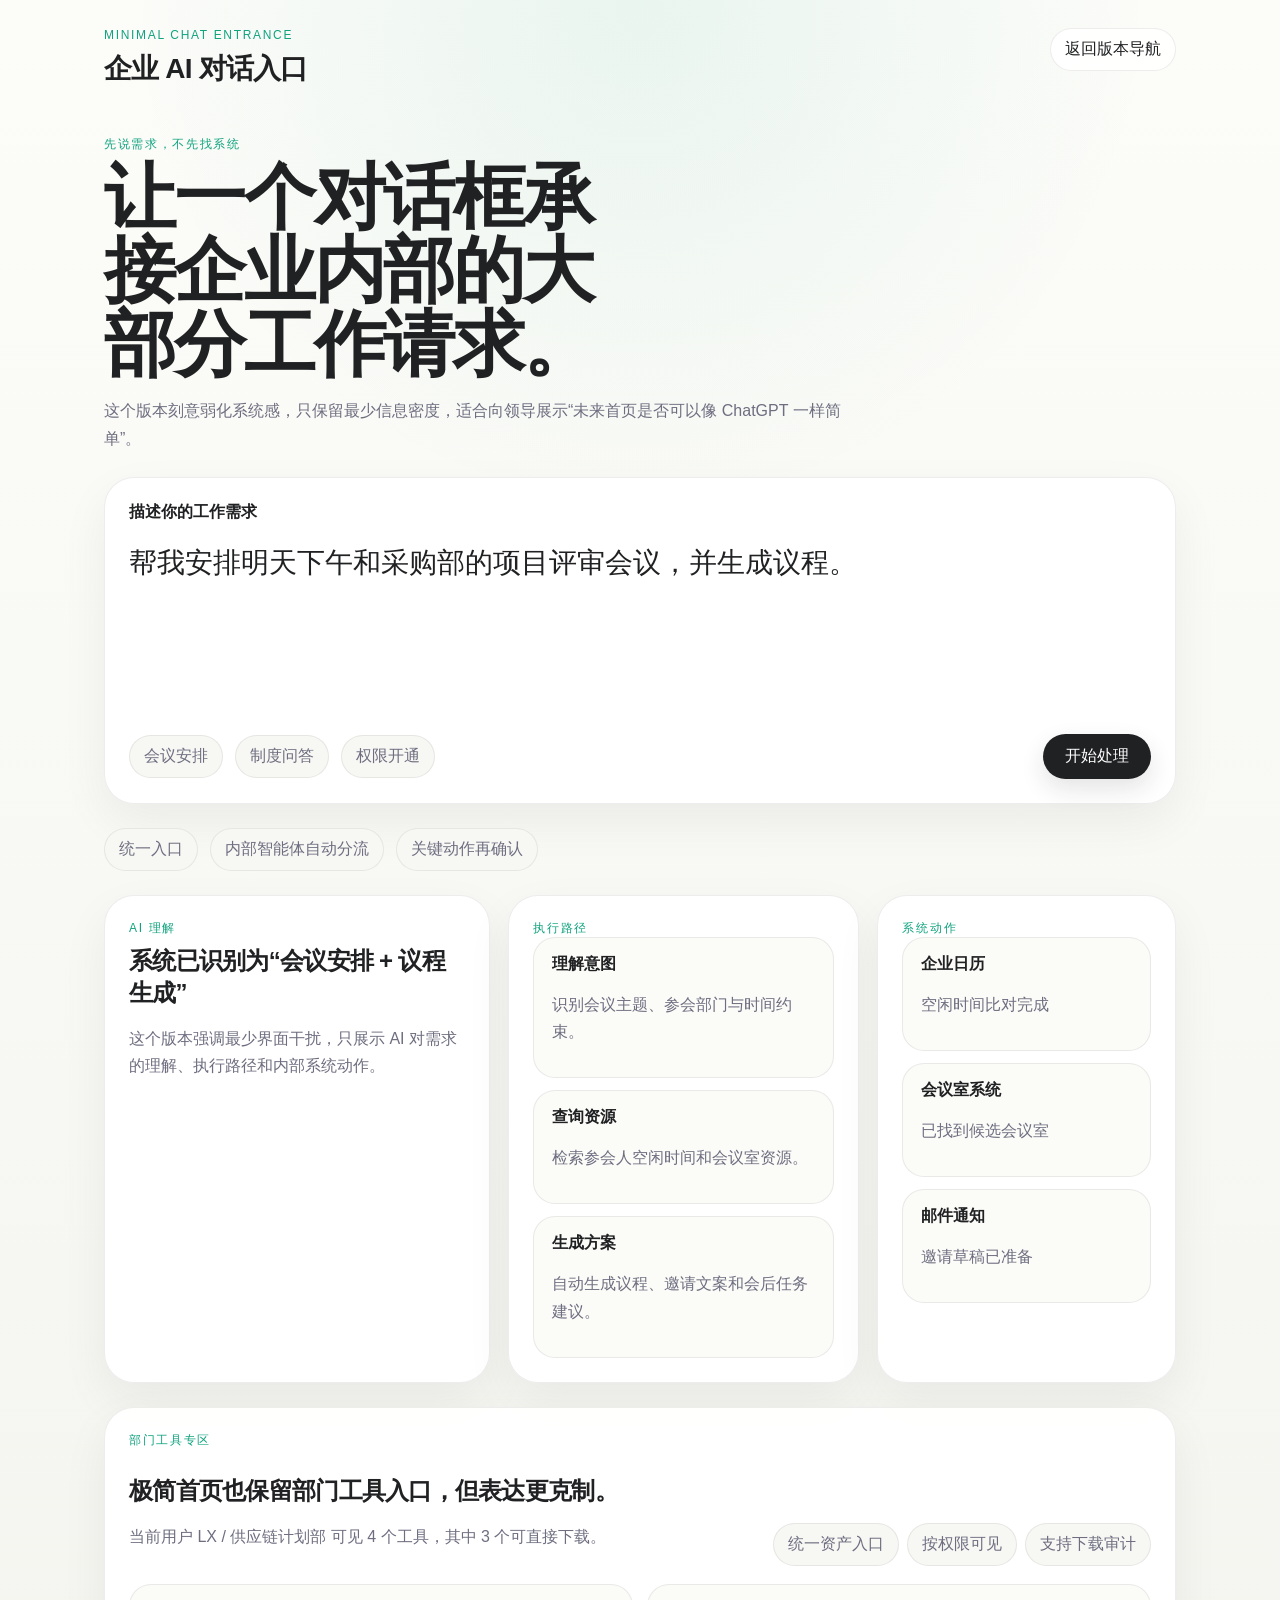
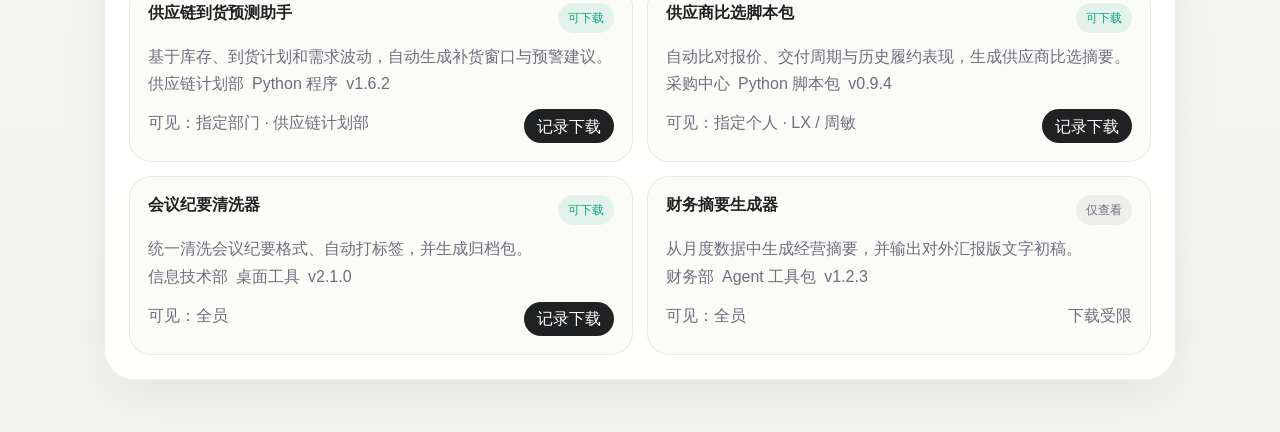
<file: DEMO/demo-minimal-chat/index.html>
<!DOCTYPE html>
<html lang="zh-CN">
<head>
  <meta charset="UTF-8" />
  <meta name="viewport" content="width=device-width, initial-scale=1.0" />
  <title>企业AI门户 Demo - 极简对话版</title>
  <link rel="stylesheet" href="./styles.css" />
</head>
<body>
  <main class="page-shell">
    <header class="topbar">
      <div>
        <p class="eyebrow">Minimal Chat Entrance</p>
        <h1>企业 AI 对话入口</h1>
      </div>
      <a class="top-link" href="../index.html">返回版本导航</a>
    </header>

    <section class="hero-block">
      <p class="hero-kicker">先说需求，不先找系统</p>
      <h2>让一个对话框承接企业内部的大部分工作请求。</h2>
      <p class="hero-subtitle">这个版本刻意弱化系统感，只保留最少信息密度，适合向领导展示“未来首页是否可以像 ChatGPT 一样简单”。</p>
    </section>

    <section class="composer-card">
      <label class="composer-label" for="promptInput">描述你的工作需求</label>
      <textarea id="promptInput" rows="4">帮我安排明天下午和采购部的项目评审会议，并生成议程。</textarea>
      <div class="composer-actions">
        <div class="quick-row" id="quickRow"></div>
        <button id="runBtn" class="primary-btn">开始处理</button>
      </div>
    </section>

    <section class="signal-strip">
      <div class="signal-pill">统一入口</div>
      <div class="signal-pill">内部智能体自动分流</div>
      <div class="signal-pill">关键动作再确认</div>
    </section>

    <section class="response-grid">
      <article class="panel summary-panel">
        <p class="panel-kicker">AI 理解</p>
        <h3 id="resultTitle">等待输入</h3>
        <p id="resultIntro">点击“开始处理”后，这里会显示系统对需求的理解和处理摘要。</p>
      </article>

      <article class="panel steps-panel">
        <p class="panel-kicker">执行路径</p>
        <div id="stepList" class="step-list"></div>
      </article>

      <article class="panel side-panel">
        <p class="panel-kicker">系统动作</p>
        <div id="toolList" class="mini-list"></div>
      </article>
    </section>

    <section class="tool-compact-section panel" id="toolZoneCompact"></section>
  </main>

  <script src="../shared/demo-flow.js"></script>
  <script src="./app.js"></script>
</body>
</html>
</file>
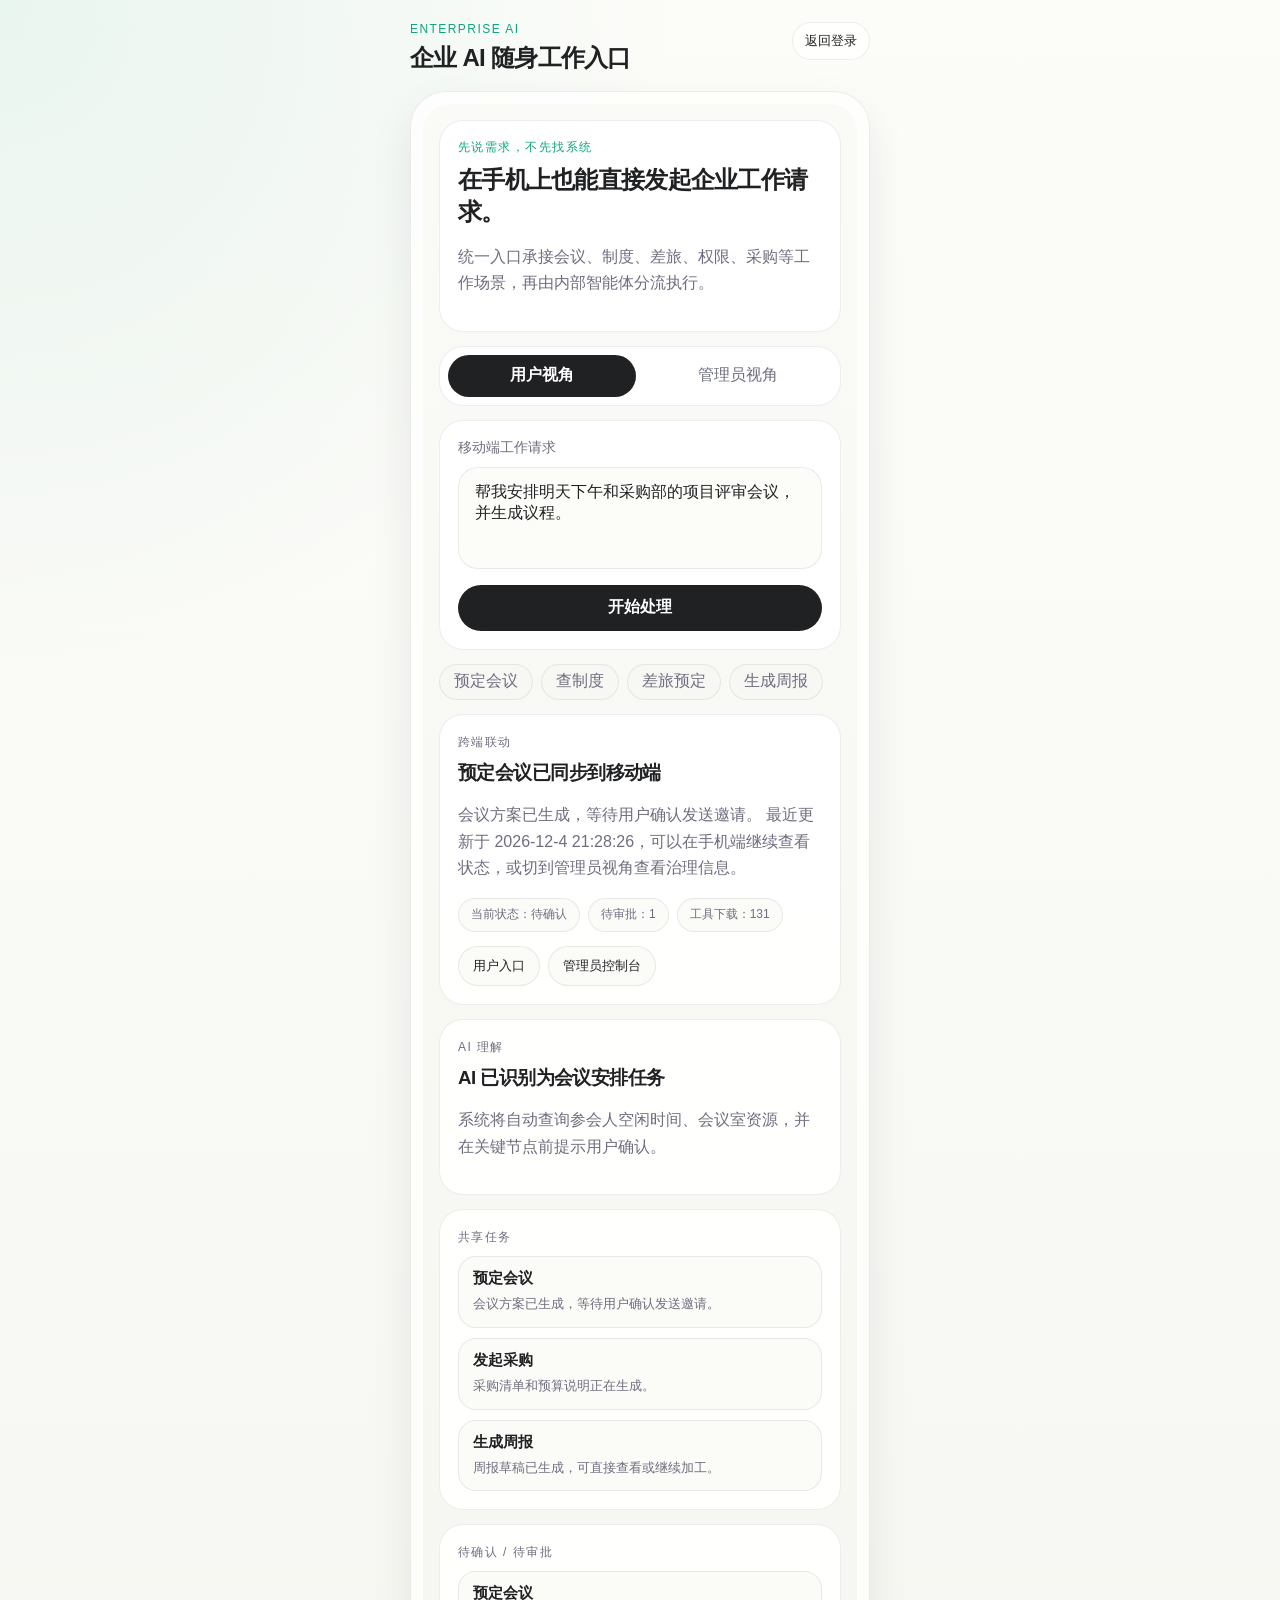
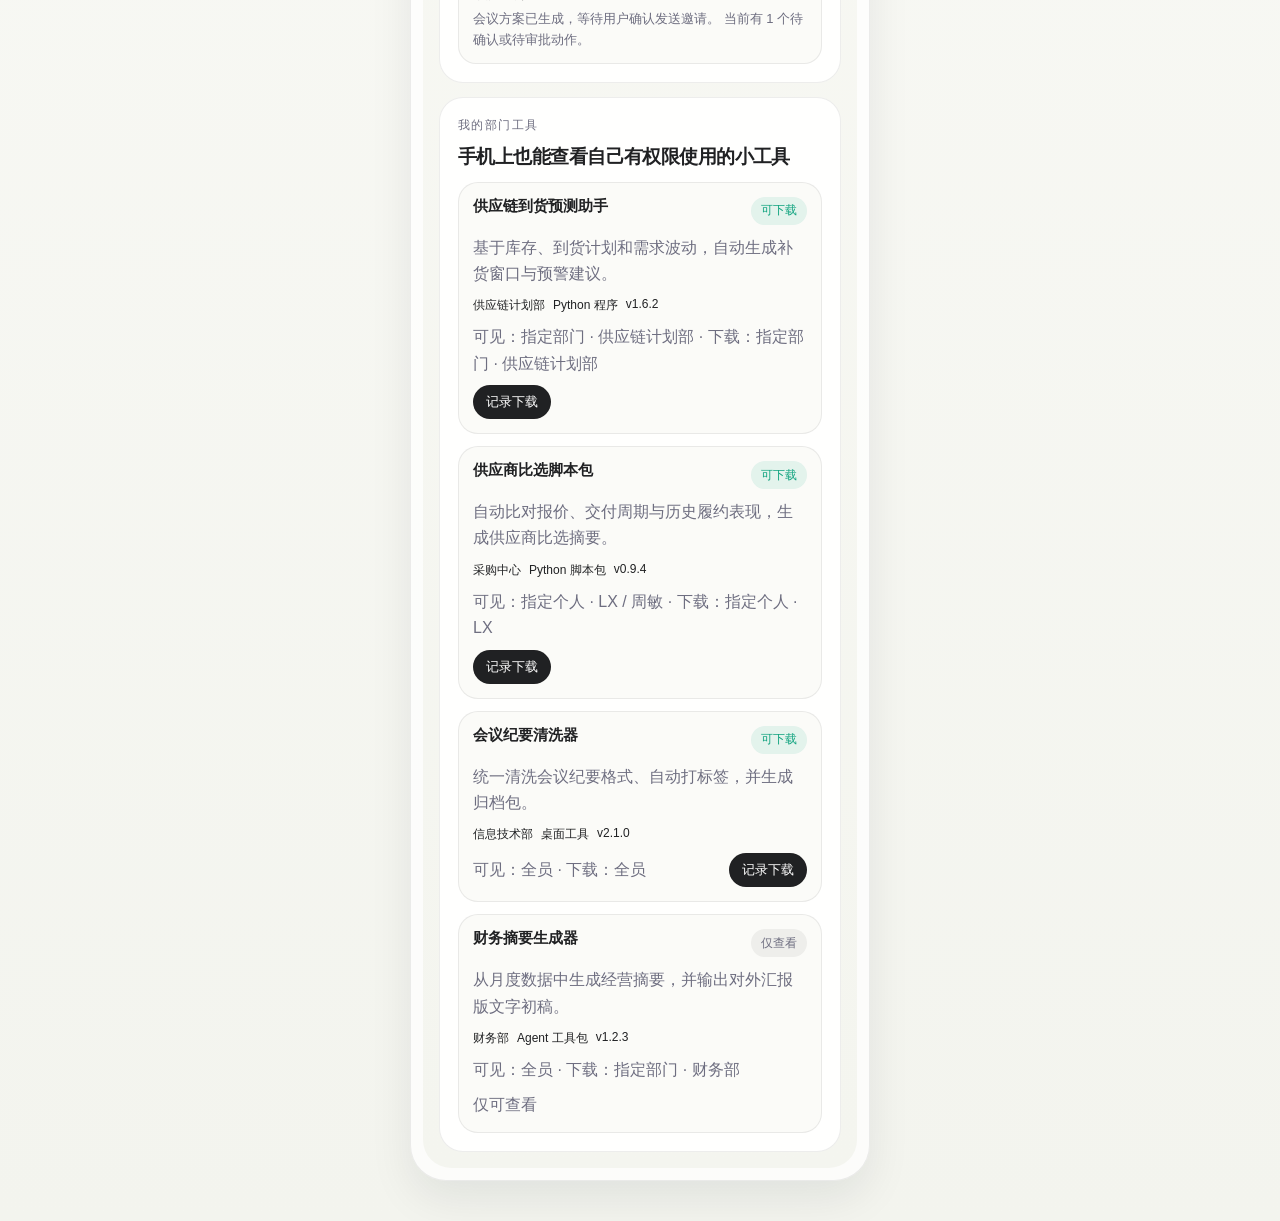
<file: DEMO/demo-mobile/index.html>
<!DOCTYPE html>
<html lang="zh-CN">
<head>
  <meta charset="UTF-8" />
  <meta name="viewport" content="width=device-width, initial-scale=1.0, viewport-fit=cover" />
  <link rel="icon" href="data:image/svg+xml,%3Csvg xmlns='http://www.w3.org/2000/svg' viewBox='0 0 64 64'%3E%3Crect width='64' height='64' rx='18' fill='%2310a37f'/%3E%3Cpath d='M18 33h28M32 19v28' stroke='%23ffffff' stroke-width='6' stroke-linecap='round'/%3E%3C/svg%3E" />  <title>企业智能工作入口 | 移动端</title>
  <link rel="stylesheet" href="./styles.css" />
</head>
<body>
  <main class="mobile-shell">
    <header class="mobile-header">
      <div>
        <p class="eyebrow">Enterprise AI</p>
        <h1>企业 AI 随身工作入口</h1>
      </div>
      <a class="nav-link" href="../index.html">返回登录</a>
    </header>

    <section class="phone-frame">
      <div class="phone-inner">
        <section class="hero-card">
          <p class="hero-kicker">先说需求，不先找系统</p>
          <h2 id="heroTitle">在手机上也能直接发起企业工作请求。</h2>
          <p id="heroText">统一入口承接会议、制度、差旅、权限、采购等工作场景，再由内部智能体分流执行。</p>
        </section>

        <section class="role-switch" aria-label="角色切换">
          <button class="role-btn is-active" data-role="user">用户视角</button>
          <button class="role-btn" data-role="admin">管理员视角</button>
        </section>

        <section class="composer-card">
          <label id="mobilePromptLabel" for="mobilePrompt">移动端工作请求</label>
          <textarea id="mobilePrompt" rows="4">帮我安排明天下午和采购部的项目评审会议，并生成议程。</textarea>
          <button class="primary-btn" id="runActionBtn">开始处理</button>
        </section>

        <section class="chip-grid" id="quickChips"></section>

        <article class="glass-card shared-card">
          <p class="card-kicker">跨端联动</p>
          <h3 id="sharedFlowTitle">当前共享任务</h3>
          <p id="sharedFlowText">桌面端发起的任务会同步到移动端，便于继续跟进状态或切换管理员视角查看治理信息。</p>
          <div class="shared-meta" id="sharedFlowMeta"></div>
          <div class="action-row">
            <a class="secondary-link" id="continueDesktopLink" href="../demo-balanced-workspace/">用户入口</a>
            <a class="secondary-link" id="continueAdminLink" href="../demo-admin-console/">管理员控制台</a>
          </div>
        </article>

        <section class="stack" id="userView">
          <article class="glass-card">
            <p class="card-kicker">AI 理解</p>
            <h3 id="userResultTitle">等待发起</h3>
            <p id="userResultText">选择常用任务或直接输入需求后，这里会展示 AI 对用户意图的理解结果。</p>
          </article>
          <article class="glass-card"><p class="card-kicker">共享任务</p><div id="userTaskList" class="list-block"></div></article>
          <article class="glass-card"><p class="card-kicker">待确认 / 待审批</p><div id="userPendingList" class="list-block"></div></article>
        </section>

        <section class="stack is-hidden" id="adminView">
          <article class="glass-card metric-grid">
            <div class="metric-card"><span>今日 Tokens</span><strong id="mobileMetricTokens">1.82M</strong></div>
            <div class="metric-card"><span>今日成本</span><strong id="mobileMetricCost">¥ 3,240</strong></div>
            <div class="metric-card"><span>待审批</span><strong id="mobileMetricApprovals">7</strong></div>
            <div class="metric-card"><span>活跃 Agent</span><strong id="mobileMetricAgents">14</strong></div>
          </article>
          <article class="glass-card"><p class="card-kicker">模型与调用</p><div id="adminModelList" class="list-block"></div></article>
          <article class="glass-card"><p class="card-kicker">治理告警</p><div id="adminAlertList" class="list-block"></div></article>
        </section>
      </div>
    </section>
  </main>

  <script src="../shared/demo-flow.js"></script>
  <script src="./app.js"></script>
</body>
</html>
</file>
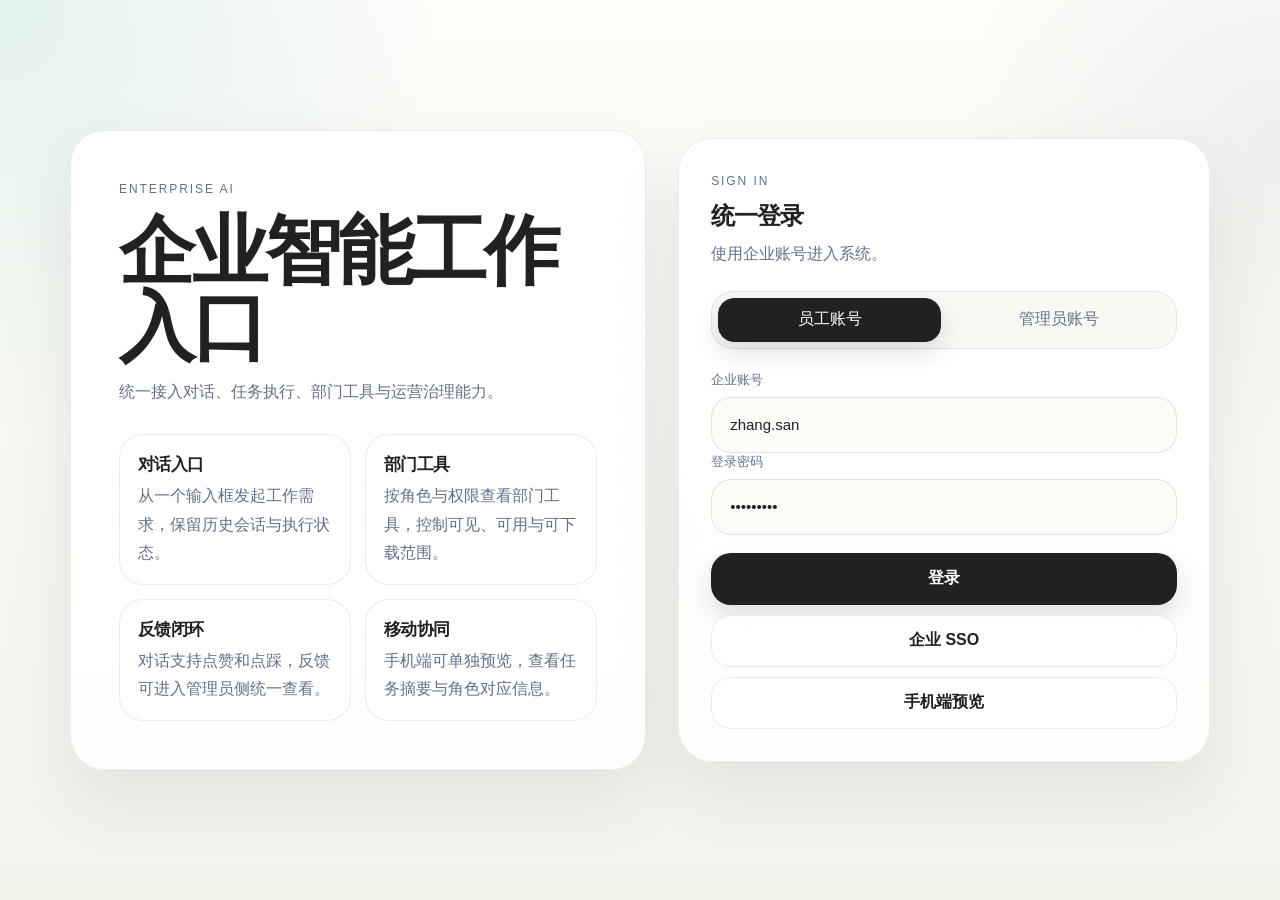
<file: DEMO/portal.html>
<!DOCTYPE html>
<html lang="zh-CN">
<head>
  <meta charset="UTF-8" />
  <meta name="viewport" content="width=device-width, initial-scale=1.0" />
  <link rel="icon" href="data:image/svg+xml,%3Csvg xmlns='http://www.w3.org/2000/svg' viewBox='0 0 64 64'%3E%3Crect width='64' height='64' rx='18' fill='%2310a37f'/%3E%3Cpath d='M18 33h28M32 19v28' stroke='%23ffffff' stroke-width='6' stroke-linecap='round'/%3E%3C/svg%3E" />
  <title>企业智能工作入口 | 入口导航</title>
  <style>
    :root {
      color-scheme: light;
      --panel: rgba(255, 255, 255, 0.94);
      --panel-strong: rgba(252, 252, 249, 0.98);
      --border: rgba(32, 33, 35, 0.08);
      --text: #202123;
      --muted: #6e6e80;
      --accent: #10a37f;
      --shadow: 0 18px 56px rgba(15, 23, 42, 0.07);
      font-family: "Segoe UI", "PingFang SC", "Microsoft YaHei", sans-serif;
    }
    * { box-sizing: border-box; }
    body {
      margin: 0;
      min-height: 100vh;
      color: var(--text);
      background:
        radial-gradient(circle at 10% 0%, rgba(16, 163, 127, 0.08), transparent 22%),
        radial-gradient(circle at 100% 0%, rgba(0, 0, 0, 0.04), transparent 20%),
        linear-gradient(180deg, #fcfcf9 0%, #f3f4ee 100%);
    }
    main {
      width: min(1120px, calc(100vw - 40px));
      margin: 0 auto;
      padding: 32px 0 56px;
    }
    .top-shell,
    .note,
    .card {
      border-radius: 28px;
      border: 1px solid var(--border);
      background: linear-gradient(180deg, var(--panel-strong), var(--panel));
      box-shadow: var(--shadow);
    }
    .top-shell {
      padding: 16px 20px;
      display: flex;
      justify-content: space-between;
      align-items: center;
      gap: 16px;
    }
    .eyebrow {
      margin: 0 0 6px;
      font-size: 12px;
      letter-spacing: 0.14em;
      text-transform: uppercase;
      color: var(--accent);
    }
    h1,
    h2 {
      margin: 0;
      letter-spacing: -0.03em;
    }
    .top-shell p,
    .note,
    .card p {
      color: var(--muted);
      line-height: 1.72;
    }
    .top-actions {
      display: flex;
      gap: 10px;
      flex-wrap: wrap;
      align-items: center;
    }
    .session-badge,
    .note,
    .meta-tag {
      font-size: 13px;
    }
    .session-badge,
    .meta-tag {
      min-height: 36px;
      padding: 0 14px;
      border-radius: 999px;
      display: inline-flex;
      align-items: center;
      border: 1px solid var(--border);
      background: rgba(255, 255, 255, 0.84);
      color: var(--muted);
    }
    .button {
      min-height: 42px;
      padding: 0 16px;
      border-radius: 999px;
      border: 1px solid var(--border);
      background: rgba(255, 255, 255, 0.84);
      color: var(--text);
      font: inherit;
      cursor: pointer;
    }
    .note {
      margin-top: 18px;
      padding: 14px 18px;
      background: rgba(16, 163, 127, 0.08);
      border-color: rgba(16, 163, 127, 0.14);
    }
    .grid {
      margin-top: 20px;
      display: grid;
      grid-template-columns: repeat(3, minmax(0, 1fr));
      gap: 18px;
    }
    .card {
      padding: 24px;
      display: grid;
      gap: 16px;
    }
    .meta-row {
      display: flex;
      flex-wrap: wrap;
      gap: 10px;
    }
    .open-link {
      display: inline-flex;
      align-items: center;
      justify-content: center;
      min-height: 44px;
      padding: 0 18px;
      border-radius: 999px;
      text-decoration: none;
      background: #202123;
      color: #ffffff;
      font-weight: 700;
    }
    @media (max-width: 900px) {
      .grid {
        grid-template-columns: 1fr;
      }
      .top-shell {
        flex-direction: column;
        align-items: start;
      }
    }
    @media (max-width: 720px) {
      main {
        width: min(100vw - 24px, 1120px);
        padding: 20px 0 36px;
      }
      .top-shell,
      .card,
      .note {
        padding: 18px;
      }
    }
  </style>
</head>
<body>
  <main>
    <section class="top-shell">
      <div>
        <p class="eyebrow">Enterprise AI</p>
        <h1>入口导航</h1>
        <p>登录后可进入用户入口、管理员控制台和手机端。</p>
      </div>
      <div class="top-actions">
        <span class="session-badge" id="sessionBadge">当前登录：当前用户</span>
        <button class="button" id="logoutButton" type="button">退出登录</button>
      </div>
    </section>

    <div class="note"><strong>说明：</strong>当前页用于切换不同终端入口，正式使用时将直接进入统一工作入口。</div>

    <section class="grid">
      <article class="card">
        <div>
          <p class="eyebrow">User</p>
          <h2>用户入口</h2>
        </div>
        <p>统一对话入口、历史对话、部门工具专区。</p>
        <div class="meta-row">
          <span class="meta-tag">对话优先</span>
          <span class="meta-tag">保留历史记录</span>
          <span class="meta-tag">支持反馈</span>
        </div>
        <a class="open-link" href="./demo-balanced-workspace/">打开</a>
      </article>

      <article class="card">
        <div>
          <p class="eyebrow">Admin</p>
          <h2>管理员控制台</h2>
        </div>
        <p>查看 Tokens、成本、反馈记录和工具权限。</p>
        <div class="meta-row">
          <span class="meta-tag">趋势图</span>
          <span class="meta-tag">数据表</span>
          <span class="meta-tag">邮件反馈</span>
        </div>
        <a class="open-link" href="./demo-admin-console/">打开</a>
      </article>

      <article class="card">
        <div>
          <p class="eyebrow">Mobile</p>
          <h2>手机端</h2>
        </div>
        <p>查看手机端发起、跟进和管理员摘要。</p>
        <div class="meta-row">
          <span class="meta-tag">角色切换</span>
          <span class="meta-tag">移动端摘要</span>
        </div>
        <a class="open-link" href="./demo-mobile/">打开</a>
      </article>
    </section>
  </main>

  <script>
    (function () {
      var authKey = 'enterprise-ai-demo-auth';
      var profileKey = 'enterprise-ai-demo-profile';
      if (!sessionStorage.getItem(authKey)) {
        window.location.replace('./index.html');
        return;
      }
      var profile = {};
      try {
        profile = JSON.parse(sessionStorage.getItem(profileKey) || '{}');
      } catch (error) {
        profile = {};
      }
      var sessionBadge = document.getElementById('sessionBadge');
      sessionBadge.textContent = '当前登录：' + (profile.name || '当前用户');
      document.getElementById('logoutButton').addEventListener('click', function () {
        sessionStorage.removeItem(authKey);
        sessionStorage.removeItem(profileKey);
        window.location.replace('./index.html');
      });
    })();
  </script>
</body>
</html>
</file>
<file: DEMO/demo-a-c/styles.css>
:root {
  --bg: #06101c;
  --bg-2: #0b1626;
  --panel: rgba(7, 17, 30, 0.76);
  --panel-strong: rgba(8, 18, 32, 0.94);
  --surface: rgba(255, 255, 255, 0.05);
  --surface-2: rgba(255, 255, 255, 0.08);
  --line: rgba(155, 190, 255, 0.12);
  --line-strong: rgba(123, 208, 255, 0.28);
  --text: #f8fafc;
  --muted: #9fb2d1;
  --accent: #7bd0ff;
  --accent-strong: #22c55e;
  --accent-soft: rgba(34, 197, 94, 0.14);
  --success: #34d399;
  --warning: #f6c36a;
  --shadow: 0 32px 100px rgba(0, 0, 0, 0.42);
  --font-display: "Segoe UI Variable Display", "PingFang SC", "Microsoft YaHei UI", sans-serif;
  --font-body: "Segoe UI Variable Text", "PingFang SC", "Microsoft YaHei UI", sans-serif;
  --rail-width: 296px;
}

* {
  box-sizing: border-box;
}

html,
body {
  margin: 0;
  min-height: 100%;
  font-family: var(--font-body);
  color: var(--text);
  background:
    radial-gradient(circle at 10% 10%, rgba(116, 188, 255, 0.18), transparent 24%),
    radial-gradient(circle at 88% 12%, rgba(91, 255, 229, 0.1), transparent 22%),
    radial-gradient(circle at 50% 100%, rgba(82, 109, 255, 0.16), transparent 30%),
    linear-gradient(150deg, #050d18 0%, #091528 44%, #0a1830 100%);
}

body::before {
  content: "";
  position: fixed;
  inset: 0;
  background-image:
    linear-gradient(rgba(255, 255, 255, 0.02) 1px, transparent 1px),
    linear-gradient(90deg, rgba(255, 255, 255, 0.02) 1px, transparent 1px);
  background-size: 40px 40px;
  opacity: 0.25;
  pointer-events: none;
}
body::after {
  content: "";
  position: fixed;
  inset: 0;
  background:
    radial-gradient(circle at 50% 15%, rgba(123, 208, 255, 0.12), transparent 28%),
    radial-gradient(circle at 50% 110%, rgba(34, 197, 94, 0.08), transparent 36%);
  pointer-events: none;
}

button,
textarea,
input {
  font: inherit;
}

button {
  border: 0;
  cursor: pointer;
}

.app-shell {
  position: relative;
  display: grid;
  grid-template-columns: var(--rail-width) minmax(0, 1fr);
  min-height: 100vh;
  transition: grid-template-columns 220ms ease;
}

.app-shell.rail-collapsed {
  grid-template-columns: 0 minmax(0, 1fr);
}

.rail {
  position: relative;
  z-index: 4;
  display: flex;
  flex-direction: column;
  gap: 20px;
  width: var(--rail-width);
  padding: 24px 20px 28px;
  background: linear-gradient(180deg, rgba(6, 14, 27, 0.98), rgba(7, 16, 30, 0.88));
  border-right: 1px solid rgba(255, 255, 255, 0.06);
  backdrop-filter: blur(28px);
  box-shadow: 16px 0 70px rgba(0, 0, 0, 0.18);
  transition: transform 220ms ease, opacity 220ms ease;
}

.app-shell.rail-collapsed .rail {
  transform: translateX(calc(-1 * var(--rail-width)));
  opacity: 0;
  pointer-events: none;
}

.rail-backdrop {
  position: fixed;
  inset: 0;
  z-index: 3;
  background: rgba(3, 8, 18, 0.42);
  opacity: 0;
  pointer-events: none;
  transition: opacity 220ms ease;
}

.app-shell:not(.rail-collapsed) .rail-backdrop {
  opacity: 0;
  pointer-events: none;
}

.rail-head,
.brand-mini,
.topbar,
.topbar-left,
.topbar-meta,
.section-heading,
.composer-toolbar,
.confirm-actions,
.toolbar-left,
.chip-cloud,
.hero-stat-strip,
.summary-item,
.result-card {
  display: flex;
}

.rail-head,
.section-heading,
.composer-toolbar,
.topbar,
.topbar-left,
.topbar-meta,
.confirm-actions {
  align-items: center;
  justify-content: space-between;
}

.brand-mini,
.topbar-left,
.topbar-meta,
.toolbar-left,
.chip-cloud,
.confirm-actions {
  gap: 12px;
}

.brand-mark {
  width: 44px;
  height: 44px;
  border-radius: 14px;
  background: linear-gradient(145deg, #84ddff, #7080ff);
  box-shadow: 0 0 28px rgba(91, 143, 255, 0.5);
}

.brand-kicker,
.section-kicker,
.eyebrow,
.rail-label,
.hero-kicker {
  margin: 0;
  font-size: 12px;
  letter-spacing: 0.16em;
  text-transform: uppercase;
  color: var(--muted);
}

.brand-mini h1,
.topbar-brand h2,
.hero-greeting,
.section-heading h3,
.completion-head h3,
.confirm-side h3,
.complete-side h3 {
  margin: 4px 0 0;
  font-family: var(--font-display);
}

.brand-mini h1,
.topbar-brand h2 {
  font-size: 20px;
}

.icon-btn,
.new-task-btn,
.rail-item,
.tool-pill,
.quick-chip,
.primary-btn,
.secondary-btn,
.ghost-btn,
.ghost-link,
.scenario-card,
.rail-scene-pill {
  transition: transform 180ms ease, border-color 180ms ease, background 180ms ease, box-shadow 180ms ease, opacity 180ms ease;
}

.icon-btn {
  width: 42px;
  height: 42px;
  display: grid;
  place-items: center;
  color: var(--text);
  border-radius: 14px;
  background: rgba(255, 255, 255, 0.06);
  border: 1px solid rgba(255, 255, 255, 0.08);
}

.new-task-btn {
  padding: 14px 16px;
  border-radius: 18px;
  color: var(--text);
  background: linear-gradient(135deg, rgba(96, 164, 255, 0.3), rgba(93, 114, 255, 0.28));
  border: 1px solid rgba(125, 177, 255, 0.28);
  box-shadow: 0 16px 36px rgba(39, 88, 153, 0.24);
}

.rail-nav,
.rail-block,
.rail-task-list,
.task-list,
.plan-steps,
.toggle-list,
.tool-stack,
#confirmAutomationList,
#completeTimeline,
#completeActions,
#recentTaskFeed,
#planningContext,
#confirmSummary,
#completeResults,
#confirmChecklist,
#completeOutputList,
#confirmContentList,
.scenario-gallery {
  grid-template-columns: repeat(3, minmax(0, 1fr));
}

.rail-item,
.quick-chip,
.tool-pill,
.ghost-link,
.ghost-btn,
.secondary-btn,
.primary-btn {
  padding: 12px 18px;
  color: #06101c;
  background: linear-gradient(135deg, #97f0c4, #7bd0ff);
  box-shadow: 0 18px 40px rgba(54, 188, 139, 0.22);
}

.rail-item {
  padding: 12px 14px;
  text-align: left;
  color: var(--muted);
  background: transparent;
  border: 1px solid transparent;
}

.rail-item.is-active {
  color: var(--text);
  background: rgba(111, 195, 255, 0.1);
  border-color: rgba(123, 208, 255, 0.18);
}

.small-task-card,
.approval-card,
.context-card,
.result-card,
.next-action-card,
.side-note,
.timeline-card,
.agenda-card,
.plan-step,
.task-row,
.summary-item,
.rail-task-card,
.scenario-card,
.tool-card {
  border: 1px solid var(--line);
  background: var(--surface);
  border-radius: 20px;
}

.rail-task-card {
  padding: 14px;
}

.rail-task-card h4,
.task-row h4,
.plan-step h4,
.context-card h4,
.approval-card h4,
.summary-item strong,
.result-card strong,
.scenario-card h4,
.tool-card h4 {
  margin: 0 0 8px;
  font-size: 15px;
}

.rail-task-card p,
.task-row p,
.approval-card p,
.context-card p,
.conversation-bubble,
.plan-step p,
.result-card span,
.completion-head p,
.side-note li,
.next-action-card,
.hero-subtitle,
.summary-item span,
.scenario-card p,
.tool-card p {
  color: var(--muted);
}

.rail-task-card p,
.scenario-card p,
.tool-card p,
.task-row p,
.approval-card p,
.context-card p,
.plan-step p,
.next-action-card,
.completion-head p,
.hero-subtitle {
  max-width: 760px;
  margin: 0;
  font-size: 17px;
  line-height: 1.7;
}

.main-stage {
  display: flex;
  flex-direction: column;
  gap: 22px;
  min-width: 0;
  padding: 16px 28px 40px;
}

.topbar {
  position: sticky;
  top: 0;
  z-index: 2;
  padding: 10px 0 10px;
  background: linear-gradient(180deg, rgba(6, 15, 27, 0.88), rgba(6, 15, 27, 0.24) 72%, transparent);
  backdrop-filter: blur(18px);
}

.topbar-brand h2 {
  font-size: 18px;
}

.meta-pill {
  padding: 10px 14px;
  border-radius: 999px;
  font-size: 13px;
  color: var(--text);
  background: rgba(255, 255, 255, 0.05);
  border: 1px solid rgba(255, 255, 255, 0.08);
}

.avatar {
  display: grid;
  place-items: center;
  width: 40px;
  height: 40px;
  border-radius: 50%;
  background: linear-gradient(145deg, #89a9ff, #5dd6c0);
  color: #08111f;
  font-weight: 700;
}

.glow-card {
  background: linear-gradient(180deg, var(--panel), var(--panel-strong));
  border: 1px solid var(--line);
  border-radius: 28px;
  box-shadow: var(--shadow);
  backdrop-filter: blur(24px);
}

.scene {
  display: none;
}

.scene-active {
  display: grid;
  gap: 22px;
}

.landing-scene {
  gap: 26px;
}

.landing-hero-shell {
  max-width: 1120px;
  min-height: calc(100vh - 180px);
  margin: 0 auto;
  width: 100%;
  display: grid;
  align-content: center;
  gap: 18px;
  text-align: center;
}

.hero-copy-centered {
  display: grid;
  gap: 10px;
  justify-items: center;
}

.hero-kicker {
  color: rgba(170, 200, 255, 0.8);
}

.hero-greeting {
  max-width: 880px;
  font-size: clamp(40px, 4.8vw, 64px);
  line-height: 1.08;
  text-wrap: balance;
}

.hero-subtitle {
  max-width: 760px;
  margin: 0;
  font-size: 17px;
  line-height: 1.7;
}

.hero-composer {
  position: relative;
  max-width: 980px;
  margin: 0 auto;
  padding: 22px;
  border-radius: 30px;
  background: linear-gradient(180deg, rgba(10, 24, 44, 0.9), rgba(8, 19, 34, 0.98));
  border: 1px solid var(--line-strong);
  box-shadow: inset 0 0 0 1px rgba(255, 255, 255, 0.03), 0 0 70px rgba(88, 151, 255, 0.16);
  text-align: left;
}

.hero-composer::before {
  content: "";
  position: absolute;
  inset: -1px;
  border-radius: inherit;
  padding: 1px;
  background: linear-gradient(135deg, rgba(123, 208, 255, 0.42), rgba(122, 125, 255, 0.2), transparent 68%);
  -webkit-mask: linear-gradient(#fff 0 0) content-box, linear-gradient(#fff 0 0);
  -webkit-mask-composite: xor;
  mask-composite: exclude;
  pointer-events: none;
}

.hero-composer textarea {
  width: 100%;
  min-height: 140px;
  border: 0;
  outline: 0;
  resize: none;
  color: var(--text);
  background: transparent;
  font-size: clamp(18px, 2vw, 24px);
  line-height: 1.72;
}

.hero-composer textarea::placeholder {
  color: rgba(183, 198, 235, 0.56);
}

.composer-toolbar {
  gap: 12px;
  padding-top: 16px;
  border-top: 1px solid rgba(255, 255, 255, 0.08);
}

.tool-pill,
.quick-chip,
.rail-scene-pill {
  padding: 10px 14px;
  color: var(--text);
  background: rgba(255, 255, 255, 0.04);
  border: 1px solid rgba(255, 255, 255, 0.08);
}

.tool-pill:hover,
.quick-chip:hover,
.rail-item:hover,
.new-task-btn:hover,
.primary-btn:hover,
.secondary-btn:hover,
.ghost-btn:hover,
.ghost-link:hover,
.icon-btn:hover,
.scenario-card:hover,
.rail-scene-pill:hover {
  transform: translateY(-1px);
  border-color: rgba(123, 208, 255, 0.24);
}

.hero-chip-cloud {
  justify-content: center;
}

.hero-hint-bar {
  display: flex;
  flex-wrap: wrap;
  justify-content: center;
  gap: 10px;
  max-width: 980px;
  margin: -2px auto 0;
}

.hero-hint-bar span {
  padding: 10px 14px;
  border-radius: 999px;
  color: var(--muted);
  background: rgba(255, 255, 255, 0.04);
  border: 1px solid rgba(255, 255, 255, 0.07);
}

.quick-chip.is-selected,
.rail-scene-pill.is-selected,
.scenario-card.is-selected {
  background: rgba(111, 195, 255, 0.12);
  border-color: rgba(123, 208, 255, 0.28);
  box-shadow: 0 18px 46px rgba(66, 116, 208, 0.18);
}

.primary-btn {
  padding: 12px 18px;
  color: #06101c;
  background: linear-gradient(135deg, #97f0c4, #7bd0ff);
  box-shadow: 0 18px 40px rgba(54, 188, 139, 0.22);
}

.secondary-btn,
.ghost-btn,
.ghost-link {
  padding: 12px 18px;
  color: var(--text);
}

.secondary-btn {
  background: rgba(255, 255, 255, 0.08);
  border: 1px solid rgba(255, 255, 255, 0.08);
}

.ghost-btn,
.ghost-link {
  background: transparent;
  border: 1px solid rgba(255, 255, 255, 0.08);
  color: var(--muted);
}

.scenario-gallery {
  grid-template-columns: repeat(3, minmax(0, 1fr));
}

.scenario-card {
  padding: 18px;
  text-align: left;
}

.scenario-top {
  display: flex;
  align-items: center;
  justify-content: space-between;
  gap: 10px;
  margin-bottom: 12px;
}

.scenario-icon {
  display: grid;
  place-items: center;
  width: 44px;
  height: 44px;
  border-radius: 14px;
  background: linear-gradient(180deg, rgba(123, 208, 255, 0.14), rgba(34, 197, 94, 0.08));
  color: var(--text);
}

.scenario-icon svg {
  width: 22px;
  height: 22px;
}

.scenario-mode {
  padding: 7px 10px;
  border-radius: 999px;
  font-size: 11px;
  letter-spacing: 0.05em;
  text-transform: uppercase;
  color: var(--muted);
  background: rgba(255, 255, 255, 0.04);
}

.scenario-card p {
  min-height: 72px;
  margin: 0 0 14px;
}

.card-actions {
  display: flex;
  justify-content: space-between;
  align-items: center;
  gap: 10px;
}

.card-link {
  color: var(--accent);
  background: transparent;
  padding: 0;
}

.card-status {
  font-size: 12px;
  color: var(--muted);
}

.landing-grid,
.workspace-grid,
.confirm-layout,
.complete-layout,
.result-grid,
.confirm-summary {
  display: grid;
  gap: 22px;
}

.landing-grid {
  grid-template-columns: 1.08fr 0.92fr;
}

.workspace-grid {
  grid-template-columns: 1.05fr 1fr 0.82fr;
}

.confirm-layout,
.complete-layout {
  grid-template-columns: 1.18fr 0.82fr;
}

.result-grid,
.confirm-summary {
  grid-template-columns: repeat(2, minmax(0, 1fr));
}

.status-card,
.panel {
  padding: 24px;
}

.section-heading {
  align-items: flex-start;
  gap: 12px;
  margin-bottom: 18px;
}

.section-heading h3,
.confirm-side h3,
.complete-side h3,
.completion-head h3 {
  font-size: 24px;
}

.task-row,
.summary-item,
.result-card {
  align-items: flex-start;
  gap: 12px;
  justify-content: space-between;
  padding: 16px 18px;
}

.pending-card-section .approval-card,
.agenda-card,
.timeline-card,
.side-note,
.context-card,
.tool-card,
.plan-step {
  padding: 18px;
}

.badge {
  display: inline-flex;
  width: fit-content;
  padding: 8px 12px;
  border-radius: 999px;
  font-size: 12px;
  font-weight: 600;
  letter-spacing: 0.04em;
}

.badge-running {
  color: #79d9ff;
  background: rgba(85, 206, 255, 0.12);
}

.badge-done {
  color: #4ee4ab;
  background: rgba(63, 210, 154, 0.14);
}

.badge-wait {
  color: #ffd089;
  background: rgba(248, 181, 75, 0.14);
}

.badge-idle {
  color: #7bd0ff;
  background: rgba(123, 208, 255, 0.12);
}

.rail-task-head,
.task-row-meta {
  display: flex;
  align-items: center;
  gap: 10px;
  justify-content: space-between;
}

.task-row-meta {
  align-items: flex-end;
  flex-direction: column;
}

.task-open-link {
  padding: 8px 12px;
}

.rail-task-card.is-selected,
.task-row.is-selected {
  border-color: rgba(123, 208, 255, 0.26);
  background: rgba(123, 208, 255, 0.08);
}

.icon-btn:focus-visible,
.new-task-btn:focus-visible,
.rail-item:focus-visible,
.tool-pill:focus-visible,
.quick-chip:focus-visible,
.primary-btn:focus-visible,
.secondary-btn:focus-visible,
.ghost-btn:focus-visible,
.ghost-link:focus-visible,
.card-link:focus-visible,
.rail-scene-pill:focus-visible {
  outline: 2px solid rgba(123, 208, 255, 0.9);
  outline-offset: 2px;
}

.conversation-bubble {
  padding: 16px 18px;
  border-radius: 20px;
  line-height: 1.7;
  border: 1px solid rgba(255, 255, 255, 0.08);
}

.user-bubble {
  background: rgba(104, 199, 255, 0.1);
}

.ai-bubble {
  background: rgba(255, 255, 255, 0.04);
}

.ai-bubble.subtle {
  border-style: dashed;
}

.plan-step {
  display: grid;
  grid-template-columns: 54px 1fr;
  gap: 16px;
  align-items: flex-start;
}

.plan-step.done {
  border-color: rgba(63, 210, 154, 0.18);
}

.plan-step.active {
  border-color: rgba(123, 208, 255, 0.3);
  background: rgba(123, 208, 255, 0.09);
}

.step-index {
  display: grid;
  place-items: center;
  width: 54px;
  height: 54px;
  border-radius: 18px;
  background: rgba(255, 255, 255, 0.06);
  color: var(--text);
  font-weight: 700;
}

.tool-card {
  padding: 14px 16px;
}

.plan-next-btn,
.full-width {
  width: 100%;
}

.toggle-list label {
  display: flex;
  align-items: center;
  gap: 10px;
  padding: 14px 16px;
  border-radius: 16px;
  background: rgba(255, 255, 255, 0.04);
  border: 1px solid rgba(255, 255, 255, 0.08);
}

.toggle-list input {
  accent-color: var(--accent-strong);
}

.side-note ul,
#confirmAutomationList,
#confirmContentList,
#completeOutputList {
  margin: 12px 0 0;
  padding-left: 18px;
}

#confirmAutomationList,
#confirmContentList,
#completeOutputList {
  gap: 10px;
}

.completion-head {
  display: grid;
  gap: 8px;
}

.done-step {
  position: relative;
  margin-top: 12px;
  padding: 14px 14px 14px 42px;
  border-radius: 16px;
  background: rgba(255, 255, 255, 0.04);
}

.done-step::before {
  content: "";
  position: absolute;
  left: 16px;
  top: 18px;
  width: 12px;
  height: 12px;
  border-radius: 50%;
  background: var(--success);
  box-shadow: 0 0 12px rgba(63, 210, 154, 0.6);
}

.next-action-card {
  padding: 16px 18px;
}

.empty-note {
  padding: 18px;
  border-radius: 20px;
  background: rgba(255, 255, 255, 0.04);
  border: 1px dashed rgba(255, 255, 255, 0.12);
  color: var(--muted);
}

.compact .rail-scene-pill {
  width: 100%;
  text-align: left;
}

@media (max-width: 1400px) {
  .scenario-gallery {
    grid-template-columns: repeat(2, minmax(0, 1fr));
  }

  .workspace-grid,
  .landing-grid,
  .confirm-layout,
  .complete-layout {
    grid-template-columns: 1fr;
  }
}

@media (max-width: 960px) {
  .main-stage {
    padding: 18px;
  }

  .topbar,
  .composer-toolbar,
  .confirm-actions {
    flex-direction: column;
    align-items: stretch;
  }

  .topbar-meta,
  .topbar-left,
  .toolbar-left,
  .hero-hint-bar {
    flex-wrap: wrap;
  }

  .scenario-gallery,
  .result-grid,
  .confirm-summary {
    grid-template-columns: 1fr;
  }

  .hero-greeting {
  max-width: 880px;
  font-size: clamp(40px, 4.8vw, 64px);
  line-height: 1.08;
  text-wrap: balance;
}

  .hero-composer textarea {
    min-height: 132px;
    font-size: 18px;
  }

  .landing-hero-shell {
    min-height: auto;
    padding-top: 20px;
  }

  .task-row-meta {
    align-items: stretch;
  }

  .rail {
    position: fixed;
    inset: 0 auto 0 0;
    height: 100vh;
  }

  .app-shell:not(.rail-collapsed) .rail-backdrop {
    opacity: 1;
    pointer-events: auto;
  }
}

@media (prefers-reduced-motion: reduce) {
  *,
  *::before,
  *::after {
    animation: none !important;
    transition: none !important;
    scroll-behavior: auto !important;
  }
}




/* ChatGPT-inspired light theme overrides */
:root {
  color-scheme: light;
  --bg: #f7f7f4;
  --bg-2: #f1f2ec;
  --panel: rgba(255, 255, 255, 0.9);
  --panel-strong: rgba(252, 252, 249, 0.98);
  --surface: rgba(255, 255, 255, 0.84);
  --surface-2: rgba(247, 247, 243, 0.92);
  --line: rgba(32, 33, 35, 0.08);
  --line-strong: rgba(32, 33, 35, 0.15);
  --text: #202123;
  --muted: #6e6e80;
  --accent: #10a37f;
  --accent-strong: #202123;
  --accent-soft: rgba(16, 163, 127, 0.08);
  --success: #10a37f;
  --warning: #9a6700;
  --shadow: 0 18px 56px rgba(15, 23, 42, 0.08);
}
html,
body {
  background:
    radial-gradient(circle at 10% 6%, rgba(16, 163, 127, 0.08), transparent 22%),
    radial-gradient(circle at 88% 0%, rgba(0, 0, 0, 0.04), transparent 22%),
    linear-gradient(180deg, #fcfcf9 0%, #f3f4ee 100%);
}
body::before {
  background-image: none;
  opacity: 0;
}
body::after {
  background:
    radial-gradient(circle at 50% 12%, rgba(16, 163, 127, 0.08), transparent 26%),
    radial-gradient(circle at 50% 108%, rgba(0, 0, 0, 0.04), transparent 30%);
}
.rail {
  background: linear-gradient(180deg, rgba(249, 249, 246, 0.98), rgba(244, 245, 239, 0.9));
  border-right: 1px solid rgba(32, 33, 35, 0.08);
  box-shadow: 12px 0 40px rgba(15, 23, 42, 0.06);
}
.rail-backdrop {
  background: rgba(32, 33, 35, 0.08);
}
.topbar {
  background: linear-gradient(180deg, rgba(247, 247, 243, 0.92), rgba(247, 247, 243, 0.55) 72%, transparent);
  backdrop-filter: blur(18px);
}
.glow-card {
  background: linear-gradient(180deg, rgba(255, 255, 255, 0.94), rgba(252, 252, 249, 0.98));
  border-color: rgba(32, 33, 35, 0.08);
  box-shadow: var(--shadow);
}
.icon-btn,
.new-task-btn,
.rail-item,
.tool-pill,
.quick-chip,
.ghost-link,
.ghost-btn,
.secondary-btn,
.scenario-card,
.rail-scene-pill,
.rail-task-card,
.task-row,
.approval-card,
.context-card,
.result-card,
.next-action-card,
.side-note,
.timeline-card,
.agenda-card,
.plan-step,
.summary-item,
.tool-card,
.conversation-bubble {
  background: rgba(255, 255, 255, 0.86);
  border-color: rgba(32, 33, 35, 0.08);
  color: var(--text);
  box-shadow: none;
}
.user-bubble {
  background: #202123;
  color: #ffffff;
}
.ai-bubble,
.ai-bubble.subtle {
  background: #fbfbf8;
  color: var(--text);
}
textarea,
input,
.toggle-list label {
  color: var(--text);
}
textarea {
  background: rgba(255, 255, 255, 0.86);
  border: 1px solid rgba(32, 33, 35, 0.08);
}
.primary-btn {
  background: #202123;
  color: #ffffff;
  box-shadow: 0 10px 24px rgba(32, 33, 35, 0.12);
}
.secondary-btn,
.ghost-btn,
.ghost-link,
.tool-pill,
.quick-chip,
.rail-scene-pill,
.rail-item,
.new-task-btn,
.icon-btn {
  color: var(--text);
  background: rgba(255, 255, 255, 0.82);
  border: 1px solid rgba(32, 33, 35, 0.08);
}
.hero-hint-bar span,
.meta-pill {
  background: rgba(255, 255, 255, 0.82);
  border: 1px solid rgba(32, 33, 35, 0.08);
  color: var(--muted);
}
.brand-kicker,
.eyebrow,
.hero-kicker,
.section-kicker,
.scenario-mode,
.rail-label {
  color: var(--accent);
}
.quick-chip.is-selected,
.rail-scene-pill.is-selected,
.scenario-card.is-selected,
.rail-task-card.is-selected,
.task-row.is-selected,
.plan-step.active {
  background: rgba(16, 163, 127, 0.07);
  border-color: rgba(16, 163, 127, 0.22);
}
.badge-running {
  color: #0f766e;
  background: rgba(16, 163, 127, 0.1);
}
.badge-done {
  color: #0f9d58;
  background: rgba(15, 157, 88, 0.1);
}
.badge-wait {
  color: #9a6700;
  background: rgba(154, 103, 0, 0.1);
}
.badge-idle {
  color: #202123;
  background: rgba(32, 33, 35, 0.06);
}
.plan-step.done { border-color: rgba(15, 157, 88, 0.18); }
.step-index,
.done-step::before,
.avatar {
  background: #202123;
  color: #ffffff;
}
.brand-mark {
  background: linear-gradient(145deg, #202123, #10a37f);
}

.role-bridge {
  display: grid;
  gap: 16px;
  margin-bottom: 28px;
  padding: 24px 26px;
}
.role-bridge-head {
  display: flex;
  justify-content: space-between;
  align-items: start;
  gap: 16px;
}
.role-bridge-copy h3 {
  margin: 4px 0 0;
  font-size: 24px;
  letter-spacing: -0.02em;
}
.role-bridge-copy p:last-child {
  margin: 12px 0 0;
  color: var(--muted);
  line-height: 1.7;
}
.role-bridge-meta,
.role-bridge-actions {
  display: flex;
  flex-wrap: wrap;
  gap: 10px;
}
.role-bridge-meta {
  justify-content: end;
}
.role-bridge-tag {
  display: inline-flex;
  align-items: center;
  min-height: 36px;
  padding: 0 14px;
  border-radius: 999px;
  background: rgba(255, 255, 255, 0.86);
  border: 1px solid rgba(32, 33, 35, 0.08);
  color: var(--muted);
  font-size: 13px;
}
.bridge-link {
  display: inline-flex;
  align-items: center;
  justify-content: center;
  min-height: 44px;
  padding: 0 16px;
  border-radius: 999px;
  text-decoration: none;
}
@media (max-width: 860px) {
  .role-bridge {
    padding: 20px;
  }
  .role-bridge-head {
    display: grid;
  }
  .role-bridge-meta {
    justify-content: start;
  }
}

/* Hero-first refinement */
html,
body {
  background: linear-gradient(180deg, #fcfcf9 0%, #f6f7f2 100%);
}
body::after {
  display: none;
}
.topbar {
  padding: 6px 0 8px;
}
.landing-hero-shell {
  max-width: 940px;
  min-height: calc(100vh - 220px);
  gap: 20px;
}
.hero-copy-centered {
  gap: 14px;
}
.hero-greeting {
  max-width: 760px;
  font-size: clamp(48px, 6.4vw, 80px);
  letter-spacing: -0.05em;
}
.hero-subtitle {
  max-width: 680px;
  font-size: 16px;
  line-height: 1.75;
  color: var(--muted);
}
.hero-composer {
  max-width: 900px;
  padding: 18px 18px 16px;
  border-radius: 32px;
  background: rgba(255, 255, 255, 0.96);
  border: 1px solid rgba(32, 33, 35, 0.08);
  box-shadow: 0 22px 58px rgba(15, 23, 42, 0.08);
}
.hero-composer::before {
  display: none;
}
.hero-composer textarea {
  min-height: 108px;
  font-size: 18px;
  line-height: 1.68;
}
.hero-composer textarea::placeholder {
  color: rgba(32, 33, 35, 0.34);
}
.composer-toolbar {
  padding-top: 14px;
  border-top: 1px solid rgba(32, 33, 35, 0.08);
}
.tool-pill {
  background: #f7f7f4;
}
.hero-inline-note {
  margin: -2px 0 0;
  color: var(--muted);
  font-size: 14px;
  line-height: 1.6;
}
.hero-hint-bar {
  display: none;
}
.hero-chip-cloud {
  justify-content: center;
  gap: 10px;
}
.quick-chip {
  min-height: 40px;
  padding: 0 16px;
}
.role-bridge {
  max-width: 1120px;
  margin: 28px auto 0;
}
.landing-grid {
  margin-top: 26px;
}
@media (max-width: 860px) {
  .hero-greeting {
    font-size: clamp(40px, 11vw, 56px);
  }
  .hero-composer {
    padding: 16px;
  }
  .hero-composer textarea {
    min-height: 96px;
  }
}

/* Department tool zone */
.tool-zone-panel {
  max-width: 1120px;
  margin: 24px auto 0;
  padding: 24px 26px;
  display: grid;
  gap: 18px;
}
.tool-zone-head {
  display: flex;
  justify-content: space-between;
  align-items: flex-start;
  gap: 18px;
}
.tool-zone-copy h3 {
  margin: 4px 0 0;
  font-size: 28px;
  letter-spacing: -0.03em;
}
.tool-zone-note,
.tool-zone-summary-text {
  margin: 12px 0 0;
  color: var(--muted);
  line-height: 1.72;
}
.tool-zone-summary {
  display: flex;
  flex-wrap: wrap;
  justify-content: flex-end;
  gap: 10px;
}
.tool-zone-grid {
  display: grid;
  grid-template-columns: repeat(2, minmax(0, 1fr));
  gap: 16px;
}
.tool-zone-card {
  padding: 20px;
  border-radius: 24px;
  background: rgba(255, 255, 255, 0.88);
  border: 1px solid rgba(32, 33, 35, 0.08);
}
.tool-zone-card-top,
.tool-zone-actions {
  display: flex;
  justify-content: space-between;
  align-items: flex-start;
  gap: 12px;
}
.tool-zone-overline {
  margin: 0 0 8px;
  color: var(--accent);
  font-size: 12px;
  letter-spacing: 0.08em;
  text-transform: uppercase;
}
.tool-zone-card h4 {
  margin: 0;
  font-size: 20px;
  letter-spacing: -0.02em;
}
.tool-zone-meta {
  display: grid;
  grid-template-columns: repeat(2, minmax(0, 1fr));
  gap: 10px;
  margin-top: 16px;
}
.tool-zone-meta-item {
  padding: 12px 14px;
  border-radius: 18px;
  background: #fbfbf8;
  border: 1px solid rgba(32, 33, 35, 0.08);
}
.tool-zone-meta-item span {
  display: block;
  color: var(--muted);
  font-size: 12px;
}
.tool-zone-meta-item strong {
  display: block;
  margin-top: 6px;
  font-size: 14px;
  line-height: 1.5;
}
.tool-zone-actions {
  margin-top: 18px;
  align-items: center;
}
.tool-zone-count {
  color: var(--muted);
  font-size: 13px;
}
.tool-zone-action {
  min-width: 124px;
}
.tool-zone-disabled {
  opacity: 0.76;
  cursor: not-allowed;
}
.tool-zone-feedback {
  padding: 14px 16px;
  border-radius: 18px;
  background: rgba(16, 163, 127, 0.08);
  border: 1px solid rgba(16, 163, 127, 0.16);
  color: #0f766e;
}
@media (max-width: 960px) {
  .tool-zone-head,
  .tool-zone-actions {
    display: grid;
  }
  .tool-zone-summary {
    justify-content: flex-start;
  }
  .tool-zone-grid,
  .tool-zone-meta {
    grid-template-columns: 1fr;
  }
}
</file>
<file: DEMO/demo-admin-console/styles.css>
:root {
  color-scheme: light;
  --bg: #f7f7f4;
  --panel: rgba(255, 255, 255, 0.94);
  --panel-strong: rgba(252, 252, 249, 0.98);
  --border: rgba(32, 33, 35, 0.08);
  --text: #202123;
  --muted: #6e6e80;
  --accent: #10a37f;
  --warning: #9a6700;
  --danger: #c2410c;
  --radius: 28px;
  --shadow: 0 18px 56px rgba(15, 23, 42, 0.07);
  --shadow-soft: 0 10px 30px rgba(15, 23, 42, 0.05);
  font-family: "Segoe UI", "PingFang SC", "Microsoft YaHei", sans-serif;
}
* { box-sizing: border-box; }
body {
  margin: 0;
  min-height: 100vh;
  color: var(--text);
  background:
    radial-gradient(circle at 10% 0%, rgba(16, 163, 127, 0.08), transparent 22%),
    radial-gradient(circle at 100% 0%, rgba(0, 0, 0, 0.04), transparent 20%),
    linear-gradient(180deg, #fcfcf9 0%, #f3f4ee 100%);
}
.dashboard-shell {
  width: min(1280px, calc(100vw - 40px));
  margin: 0 auto;
  padding: 24px 0 72px;
}
.topbar,
.top-actions,
.topbar-line,
.panel-head,
.tag-row,
.feedback-item-head,
.feedback-meta,
.tool-queue-top,
.tool-detail-head,
.tool-governance-actions,
.tool-detail-tags,
.scope-chip-row,
.governance-target-row,
.chart-legend {
  display: flex;
  gap: 12px;
}
.topbar,
.panel-head,
.feedback-item-head,
.tool-queue-top,
.tool-detail-head,
.tool-governance-actions,
.topbar-line {
  justify-content: space-between;
  align-items: center;
}
.top-actions,
.tag-row,
.feedback-meta,
.tool-detail-tags,
.scope-chip-row,
.governance-target-row,
.chart-legend {
  flex-wrap: wrap;
}
.topbar {
  position: sticky;
  top: 16px;
  z-index: 5;
  padding: 14px 16px;
  border: 1px solid var(--border);
  border-radius: 24px;
  background: rgba(255, 255, 255, 0.74);
  backdrop-filter: blur(20px);
  box-shadow: var(--shadow-soft);
}
.topbar-copy {
  display: grid;
  gap: 6px;
}
.topbar-line {
  justify-content: flex-start;
}
.eyebrow,
.card-kicker {
  margin: 0;
  font-size: 12px;
  letter-spacing: 0.14em;
  text-transform: uppercase;
  color: var(--accent);
}
.topbar h1,
.panel h3,
.tool-detail-card h3,
.policy-card h4 {
  margin: 0;
  letter-spacing: -0.03em;
}
.metric-grid,
.trend-grid,
.dashboard-grid,
.feedback-list,
.stack-list,
.tool-queue-list,
.policy-grid,
.tool-overview-grid {
  display: grid;
  gap: 18px;
}
.button,
.user-pill,
.badge,
.tag-pill,
.scope-chip,
.target-chip,
.tool-queue-card,
.tool-detail-card,
.policy-card,
.feedback-item,
.stack-item,
.metric-card,
.panel,
.tool-overview-item,
.table-shell,
.chart-shell,
.surface-pill {
  border-radius: var(--radius);
  border: 1px solid var(--border);
}
.button,
.user-pill,
.badge,
.tag-pill,
.scope-chip,
.target-chip,
.surface-pill {
  display: inline-flex;
  align-items: center;
  justify-content: center;
  min-height: 40px;
  padding: 0 14px;
}
.button {
  text-decoration: none;
  font-weight: 700;
  color: #ffffff;
  background: #202123;
  box-shadow: 0 10px 24px rgba(32, 33, 35, 0.12);
  transition: transform 180ms ease, background 180ms ease, border-color 180ms ease;
}
.button:hover,
.tool-queue-card:hover {
  transform: translateY(-1px);
}
.button.secondary,
.user-pill,
.scope-chip,
.target-chip,
.surface-pill {
  color: var(--text);
  background: rgba(255, 255, 255, 0.84);
  box-shadow: none;
}
.surface-pill {
  min-height: 34px;
  padding: 0 12px;
  border-radius: 999px;
  color: var(--muted);
  font-size: 13px;
}
.user-pill,
.badge,
.tag-pill {
  font-size: 13px;
}
.badge {
  color: var(--accent);
  background: rgba(16, 163, 127, 0.08);
}
.badge.warning {
  color: var(--warning);
  background: rgba(154, 103, 0, 0.1);
}
.badge.danger {
  color: var(--danger);
  background: rgba(194, 65, 12, 0.1);
}
.metric-grid {
  grid-template-columns: repeat(6, minmax(0, 1fr));
  margin-top: 22px;
}
.metric-card,
.panel {
  box-shadow: var(--shadow);
}
.metric-card {
  position: relative;
  overflow: hidden;
  padding: 20px;
  background: rgba(255, 255, 255, 0.88);
}
.metric-card::before {
  content: "";
  position: absolute;
  top: 0;
  left: 20px;
  right: 20px;
  height: 3px;
  border-radius: 999px;
  background: linear-gradient(90deg, rgba(16, 163, 127, 0.8), rgba(16, 163, 127, 0.08));
}
.metric-card span,
.metric-card small,
.stack-item p,
.feedback-item p,
.tool-queue-card p,
.governance-footnote,
.governance-helper,
.table-shell td {
  color: var(--muted);
  line-height: 1.7;
}
.metric-card span,
.metric-card small {
  display: block;
}
.metric-card strong {
  display: block;
  margin: 12px 0 8px;
  font-size: 28px;
  letter-spacing: -0.03em;
}
.panel {
  padding: 24px;
  background: linear-gradient(180deg, var(--panel-strong), var(--panel));
}
.panel.wide {
  grid-column: 1 / -1;
}
.trend-grid,
.dashboard-grid {
  margin-top: 18px;
}
.dashboard-grid {
  grid-template-columns: repeat(3, minmax(0, 1fr));
}
.trend-layout {
  display: grid;
  grid-template-columns: 1.18fr 0.82fr;
  gap: 18px;
}
.chart-shell,
.table-shell {
  padding: 18px;
  background: #fbfbf8;
  border-radius: 24px;
}
.chart-shell svg {
  width: 100%;
  height: auto;
  display: block;
}
.chart-legend {
  margin-bottom: 12px;
  color: var(--muted);
  font-size: 13px;
}
.legend-dot {
  width: 10px;
  height: 10px;
  border-radius: 50%;
  display: inline-block;
  margin-right: 6px;
}
.legend-dot.tokens { background: #202123; }
.legend-dot.cost { background: #10a37f; }
.metric-table {
  width: 100%;
  border-collapse: collapse;
}
.metric-table th,
.metric-table td {
  padding: 12px 10px;
  text-align: left;
  border-bottom: 1px solid var(--border);
  font-size: 13px;
}
.metric-table th {
  color: var(--muted);
  font-weight: 600;
}
.metric-table tbody tr:hover {
  background: rgba(16, 163, 127, 0.04);
}
.metric-table tr:last-child td { border-bottom: 0; }
.feedback-list,
.stack-list,
.tool-queue-list,
.policy-grid {
  margin-top: 16px;
}
.feedback-item,
.stack-item,
.tool-queue-card,
.tool-detail-card,
.policy-card,
.tool-overview-item {
  padding: 16px 18px;
  background: #fbfbf8;
}
.feedback-item strong,
.stack-item strong,
.tool-queue-card strong {
  display: block;
  margin-bottom: 6px;
}
.feedback-sentiment {
  display: inline-flex;
  align-items: center;
  min-height: 30px;
  padding: 0 10px;
  border-radius: 999px;
  font-size: 12px;
}
.feedback-sentiment.up {
  color: #0f9d58;
  background: rgba(15, 157, 88, 0.1);
}
.feedback-sentiment.down {
  color: var(--danger);
  background: rgba(194, 65, 12, 0.1);
}
.tag-pill {
  color: var(--muted);
  background: rgba(255, 255, 255, 0.84);
}
.tool-governance-grid {
  display: grid;
  grid-template-columns: 0.92fr 1.08fr;
  gap: 18px;
}
.tool-queue-card {
  width: 100%;
  text-align: left;
}
.tool-queue-card.is-active,
.scope-chip.is-active,
.target-chip.is-active {
  border-color: rgba(16, 163, 127, 0.24);
  background: rgba(16, 163, 127, 0.08);
}
.tool-queue-meta {
  display: grid;
  gap: 6px;
  margin-top: 10px;
  color: var(--muted);
  font-size: 13px;
}
.tool-detail-card {
  display: grid;
  gap: 18px;
}
.tool-overview-grid {
  grid-template-columns: repeat(4, minmax(0, 1fr));
  gap: 12px;
}
.tool-overview-item span {
  display: block;
  color: var(--muted);
  font-size: 12px;
}
.tool-overview-item strong {
  display: block;
  margin-top: 6px;
}
.policy-grid {
  grid-template-columns: repeat(3, minmax(0, 1fr));
}
.policy-card-head { margin-bottom: 12px; }
.governance-target-block {
  display: grid;
  gap: 10px;
  margin-top: 14px;
}
.governance-target-label {
  color: var(--muted);
  font-size: 12px;
}
@media (max-width: 1180px) {
  .metric-grid {
    grid-template-columns: repeat(3, minmax(0, 1fr));
  }
  .trend-layout,
  .dashboard-grid,
  .tool-governance-grid,
  .policy-grid,
  .tool-overview-grid {
    grid-template-columns: 1fr;
  }
}
@media (max-width: 760px) {
  .dashboard-shell {
    width: min(100vw - 24px, 1280px);
    padding: 18px 0 40px;
  }
  .topbar,
  .topbar-line,
  .top-actions,
  .feedback-item-head,
  .tool-detail-head,
  .tool-governance-actions {
    display: grid;
  }
  .metric-grid,
  .dashboard-grid {
    grid-template-columns: 1fr;
  }
}
@media (prefers-reduced-motion: reduce) {
  *,
  *::before,
  *::after {
    animation: none !important;
    transition: none !important;
    scroll-behavior: auto !important;
  }
}
</file>
<file: DEMO/demo-agent-trace/styles.css>
:root {
  color-scheme: light;
  --bg: #f7f7f4;
  --bg-2: #f1f2ec;
  --panel: rgba(255, 255, 255, 0.94);
  --line: rgba(32, 33, 35, 0.08);
  --text: #202123;
  --muted: #6e6e80;
  --primary: #202123;
  --secondary: #10a37f;
  --success: #0f9d58;
  --shadow: 0 20px 60px rgba(15, 23, 42, 0.07);
  --font-body: "Segoe UI Variable Text", "PingFang SC", "Microsoft YaHei UI", sans-serif;
}
* { box-sizing: border-box; }
body {
  margin: 0;
  min-height: 100vh;
  font-family: var(--font-body);
  color: var(--text);
  background:
    radial-gradient(circle at top left, rgba(16, 163, 127, 0.08), transparent 22%),
    radial-gradient(circle at bottom right, rgba(0, 0, 0, 0.04), transparent 24%),
    linear-gradient(180deg, #fcfcf9 0%, #f3f4ee 100%);
}
button, textarea { font: inherit; }
button { cursor: pointer; }
.page-shell {
  max-width: 1320px;
  margin: 0 auto;
  padding: 28px 24px 44px;
  display: grid;
  gap: 20px;
}
.topbar, .hero-grid, .action-row, .preset-row, .panel-head {
  display: flex;
  gap: 12px;
}
.topbar, .panel-head { justify-content: space-between; align-items: center; }
.topbar h1, .request-panel h2, .panel h3 {
  margin: 8px 0 0;
  letter-spacing: -0.03em;
}
.top-link {
  color: var(--text);
  text-decoration: none;
  padding: 10px 14px;
  border-radius: 999px;
  background: rgba(255, 255, 255, 0.86);
  border: 1px solid var(--line);
}
.eyebrow, .panel-kicker {
  margin: 0;
  color: var(--secondary);
  font-size: 12px;
  text-transform: uppercase;
  letter-spacing: 0.16em;
}
.panel {
  background: var(--panel);
  border: 1px solid var(--line);
  border-radius: 30px;
  box-shadow: var(--shadow);
}
.hero-grid { align-items: stretch; }
.request-panel, .status-panel, .trace-panel, .agent-panel, .approval-panel { padding: 24px; }
.request-panel { flex: 1.08; display: grid; gap: 18px; }
.status-panel { flex: 0.92; display: grid; gap: 18px; }
.request-panel h2 {
  font-size: clamp(34px, 4vw, 52px);
  line-height: 1.04;
}
textarea {
  width: 100%;
  min-height: 180px;
  resize: none;
  border: 1px solid var(--line);
  border-radius: 26px;
  padding: 18px;
  background: #fcfcf9;
  color: var(--text);
  font-size: 20px;
  line-height: 1.65;
}
.action-row { justify-content: space-between; align-items: center; }
.preset-row { flex-wrap: wrap; }
.preset-btn, .trace-badge {
  padding: 9px 12px;
  border-radius: 999px;
  color: var(--muted);
  background: #f7f7f3;
  border: 1px solid var(--line);
}
.primary-btn {
  border: 0;
  padding: 12px 22px;
  border-radius: 999px;
  color: #ffffff;
  background: var(--primary);
  box-shadow: 0 10px 24px rgba(32, 33, 35, 0.12);
}
.metric-grid, .trace-grid {
  display: grid;
  gap: 16px;
}
.metric-grid { grid-template-columns: repeat(3, 1fr); }
.metric-card, .trace-step, .agent-card, .approval-card {
  padding: 18px;
  border-radius: 22px;
  background: #fbfbf8;
  border: 1px solid var(--line);
}
.metric-card span, .trace-step p, .agent-card p, .approval-card p { color: var(--muted); }
.metric-card strong { display: block; margin-top: 10px; font-size: 26px; }
.trace-grid { grid-template-columns: 1.15fr 0.95fr 0.8fr; }
.trace-timeline, .agent-cards { display: grid; gap: 12px; }
.trace-step {
  position: relative;
  padding-left: 54px;
}
.trace-step::before {
  content: attr(data-index);
  position: absolute;
  left: 16px;
  top: 16px;
  width: 26px;
  height: 26px;
  display: grid;
  place-items: center;
  border-radius: 50%;
  background: #202123;
  color: white;
  font-size: 12px;
}
.trace-step.done { border-color: rgba(15, 157, 88, 0.18); }
.trace-step.active { border-color: rgba(16, 163, 127, 0.22); background: rgba(16, 163, 127, 0.07); }
@media (max-width: 1040px) {
  .hero-grid, .trace-grid { display: grid; grid-template-columns: 1fr; }
  .action-row { flex-direction: column; align-items: stretch; }
}


/* Tool trace zone */
.tool-trace-panel {
  padding: 24px;
  display: grid;
  gap: 18px;
}
.tool-trace-grid,
.tool-trace-metrics {
  display: grid;
  gap: 16px;
}
.tool-trace-grid {
  grid-template-columns: 1.05fr 0.95fr;
}
.tool-trace-focus,
.tool-trace-item,
.tool-trace-note {
  padding: 18px;
  border-radius: 22px;
  background: #fbfbf8;
  border: 1px solid var(--line);
}
.tool-trace-focus > p,
.tool-trace-item p,
.tool-trace-note p,
.tool-trace-foot {
  color: var(--muted);
  line-height: 1.7;
}
.tool-trace-metrics {
  grid-template-columns: repeat(3, minmax(0, 1fr));
  margin-top: 14px;
}
.tool-trace-note {
  margin-top: 14px;
}
.tool-trace-list {
  display: grid;
  gap: 12px;
}
.tool-trace-item-top,
.tool-trace-foot {
  display: flex;
  justify-content: space-between;
  align-items: flex-start;
  gap: 10px;
}
.tool-trace-pill {
  display: inline-flex;
  align-items: center;
  min-height: 30px;
  padding: 0 10px;
  border-radius: 999px;
  background: rgba(32, 33, 35, 0.06);
  color: var(--muted);
  font-size: 12px;
}
.tool-trace-pill.is-allowed {
  background: rgba(16, 163, 127, 0.1);
  color: var(--secondary);
}
.trace-download-btn {
  min-height: 34px;
  padding: 0 12px;
  border-radius: 999px;
  border: 1px solid var(--line);
  background: #202123;
  color: #ffffff;
}
@media (max-width: 1040px) {
  .tool-trace-grid,
  .tool-trace-metrics {
    grid-template-columns: 1fr;
  }
  .tool-trace-item-top,
  .tool-trace-foot {
    display: grid;
  }
}
</file>
<file: DEMO/demo-balanced-workspace/styles.css>
:root {
  color-scheme: light;
  --bg: #f6f7f2;
  --panel: rgba(255, 255, 255, 0.94);
  --panel-strong: rgba(252, 252, 249, 0.98);
  --surface: #fbfbf8;
  --border: rgba(32, 33, 35, 0.08);
  --text: #202123;
  --muted: #6e6e80;
  --accent: #10a37f;
  --accent-soft: rgba(16, 163, 127, 0.08);
  --shadow: 0 18px 56px rgba(15, 23, 42, 0.08);
  --shadow-soft: 0 10px 30px rgba(15, 23, 42, 0.05);
  --radius: 28px;
  font-family: "Segoe UI", "PingFang SC", "Microsoft YaHei", sans-serif;
}
* { box-sizing: border-box; }
body {
  margin: 0;
  min-height: 100vh;
  color: var(--text);
  background:
    radial-gradient(circle at 10% 0%, rgba(16, 163, 127, 0.08), transparent 24%),
    radial-gradient(circle at 100% 0%, rgba(0, 0, 0, 0.04), transparent 20%),
    linear-gradient(180deg, #fcfcf9 0%, #f3f4ee 100%);
}
button,
textarea {
  font: inherit;
}
button {
  border: 0;
  cursor: pointer;
}
.workspace-shell {
  display: grid;
  grid-template-columns: 264px minmax(0, 1fr);
  min-height: 100vh;
}
.history-rail {
  display: flex;
  flex-direction: column;
  gap: 18px;
  min-height: 100vh;
  padding: 20px 14px 18px 18px;
  background: linear-gradient(180deg, rgba(250, 250, 246, 0.98), rgba(244, 245, 239, 0.92));
  border-right: 1px solid var(--border);
}
.rail-top {
  display: grid;
  gap: 14px;
}
.brand-block {
  display: grid;
  gap: 12px;
  padding: 8px 8px 0;
}
.brand-lockup {
  display: flex;
  align-items: center;
  gap: 12px;
}
.brand-copy {
  display: grid;
  gap: 4px;
}
.brand-dot {
  width: 11px;
  height: 11px;
  border-radius: 999px;
  background: linear-gradient(135deg, #10a37f, #202123);
  box-shadow: 0 0 0 6px rgba(16, 163, 127, 0.08);
}
.brand-title {
  font-size: 20px;
  font-weight: 700;
  letter-spacing: -0.03em;
}
.brand-subtitle {
  color: var(--muted);
  font-size: 13px;
}
.rail-section {
  display: flex;
  flex-direction: column;
  gap: 12px;
  flex: 1;
  min-height: 0;
}
.eyebrow,
.section-kicker {
  margin: 0;
  font-size: 12px;
  letter-spacing: 0.14em;
  text-transform: uppercase;
  color: var(--accent);
}
.topbar h2,
.section-head h2,
.status-panel h2 {
  margin: 0;
  letter-spacing: -0.03em;
}
.workspace-main {
  padding: 24px 30px 42px;
  display: grid;
  gap: 22px;
}
.topbar,
.topbar-actions,
.topbar-line,
.section-head,
.composer-footer,
.status-meta,
.action-row,
.tool-item-head,
.tool-item-foot,
.message-actions,
.feedback-row,
.thread-head,
.chip-row {
  display: flex;
  gap: 12px;
}
.topbar,
.section-head,
.composer-footer,
.tool-item-head,
.tool-item-foot,
.thread-head,
.message-actions,
.topbar-line {
  justify-content: space-between;
  align-items: center;
}
.topbar {
  position: sticky;
  top: 16px;
  z-index: 5;
  padding: 14px 16px;
  border: 1px solid var(--border);
  border-radius: 24px;
  background: rgba(255, 255, 255, 0.74);
  backdrop-filter: blur(20px);
  box-shadow: var(--shadow-soft);
}
.topbar-copy {
  display: grid;
  gap: 6px;
}
.topbar-line {
  justify-content: flex-start;
}
.topbar-actions,
.feedback-row,
.status-meta,
.chip-row {
  flex-wrap: wrap;
}
.surface-pill,
.link-btn,
.quick-chip,
.secondary-btn,
.primary-btn,
.panel,
.composer-card,
.thread-item,
.tool-item,
.step-item,
.feedback-btn {
  border-radius: var(--radius);
  border: 1px solid var(--border);
}
.surface-pill,
.link-btn,
.quick-chip,
.secondary-btn,
.primary-btn {
  display: inline-flex;
  align-items: center;
  justify-content: center;
  min-height: 42px;
  padding: 0 16px;
  text-decoration: none;
  transition: transform 180ms ease, border-color 180ms ease, background 180ms ease, box-shadow 180ms ease;
}
.surface-pill,
.link-btn,
.quick-chip,
.secondary-btn {
  color: var(--text);
  background: rgba(255, 255, 255, 0.88);
}
.surface-pill {
  min-height: 34px;
  padding: 0 12px;
  border-radius: 999px;
  color: var(--muted);
  font-size: 13px;
}
.quick-chip.is-active {
  background: rgba(16, 163, 127, 0.12);
  border-color: rgba(16, 163, 127, 0.24);
}
.primary-btn {
  color: #ffffff;
  background: #202123;
  box-shadow: 0 10px 24px rgba(32, 33, 35, 0.12);
}
.link-btn:hover,
.quick-chip:hover,
.primary-btn:hover,
.secondary-btn:hover,
.thread-item:hover,
.feedback-btn:hover,
.tool-download:hover {
  transform: translateY(-1px);
}
.full-width {
  width: 100%;
}
.new-chat-btn {
  min-height: 48px;
  justify-content: flex-start;
  padding: 0 18px;
  border-radius: 18px;
}
.avatar {
  width: 38px;
  height: 38px;
  border-radius: 50%;
  display: grid;
  place-items: center;
  color: #ffffff;
  background: #202123;
  font-weight: 700;
}
.section-head.compact {
  margin-bottom: 0;
  padding: 0 6px 0 4px;
}
.rail-head h2 {
  font-size: 15px;
}
.meta-text {
  color: var(--muted);
  font-size: 13px;
}
.thread-list,
.message-list,
.tool-list,
.step-list,
.side-stack {
  display: grid;
  gap: 12px;
}
.thread-list {
  flex: 1;
  min-height: 0;
  max-height: calc(100vh - 210px);
  overflow: auto;
  padding-right: 4px;
}
.thread-list::-webkit-scrollbar {
  width: 8px;
}
.thread-list::-webkit-scrollbar-thumb {
  background: rgba(32, 33, 35, 0.12);
  border-radius: 999px;
}
.thread-item {
  width: 100%;
  padding: 14px 14px 12px;
  background: rgba(255, 255, 255, 0.9);
  text-align: left;
  border-radius: 20px;
  box-shadow: 0 8px 20px rgba(15, 23, 42, 0.03);
}
.thread-item.is-active {
  border-color: rgba(16, 163, 127, 0.22);
  background: rgba(16, 163, 127, 0.08);
}
.thread-head {
  align-items: flex-start;
}
.thread-item strong {
  display: block;
  margin-bottom: 4px;
  font-size: 14px;
  line-height: 1.45;
}
.thread-item p,
.thread-item span,
.status-summary,
.message-time,
.tool-item p,
.tool-meta span,
.empty-state {
  margin: 0;
  color: var(--muted);
  line-height: 1.65;
}
.thread-item > span {
  display: block;
  margin-top: 8px;
  font-size: 12px;
}
.thread-status,
.status-pill {
  display: inline-flex;
  align-items: center;
  min-height: 30px;
  padding: 0 10px;
  border-radius: 999px;
  font-size: 12px;
}
.status-pill.status-idle,
.thread-status.status-idle {
  color: var(--text);
  background: rgba(32, 33, 35, 0.06);
}
.status-pill.status-running,
.thread-status.status-running {
  color: #0f766e;
  background: rgba(16, 163, 127, 0.12);
}
.status-pill.status-waiting,
.thread-status.status-waiting {
  color: #9a6700;
  background: rgba(154, 103, 0, 0.1);
}
.status-pill.status-done,
.thread-status.status-done {
  color: #0f9d58;
  background: rgba(15, 157, 88, 0.1);
}
.composer-card {
  padding: 24px 24px 18px;
  border-radius: 34px;
  background: linear-gradient(180deg, rgba(255, 255, 255, 0.98), rgba(255, 255, 255, 0.92));
  box-shadow: 0 28px 76px rgba(15, 23, 42, 0.08);
}
.composer-card textarea {
  width: 100%;
  min-height: 124px;
  border: 0;
  resize: none;
  outline: none;
  background: transparent;
  color: var(--text);
  font-size: 20px;
  line-height: 1.72;
}
.composer-card textarea::placeholder {
  color: rgba(32, 33, 35, 0.34);
}
.composer-footer {
  align-items: flex-end;
}
.workspace-grid {
  display: grid;
  grid-template-columns: minmax(0, 1.52fr) minmax(340px, 0.78fr);
  gap: 22px;
}
.panel {
  padding: 22px;
  background: linear-gradient(180deg, var(--panel-strong), var(--panel));
  box-shadow: var(--shadow);
}
.chat-panel {
  min-height: 640px;
  background: rgba(255, 255, 255, 0.78);
  box-shadow: 0 14px 42px rgba(15, 23, 42, 0.05);
}
.message-list {
  align-content: start;
  gap: 22px;
  padding-top: 6px;
}
.message-card {
  display: flex;
  flex-direction: column;
}
.message-card.user {
  margin-left: 88px;
  align-items: flex-end;
}
.message-card.assistant {
  margin-right: 88px;
  align-items: flex-start;
}
.message-bubble {
  width: min(100%, 720px);
  border-radius: 26px;
  padding: 18px 20px;
  line-height: 1.74;
  border: 1px solid rgba(32, 33, 35, 0.08);
  background: #ffffff;
  box-shadow: 0 8px 22px rgba(15, 23, 42, 0.03);
}
.message-card.user .message-bubble {
  background: linear-gradient(135deg, #202123, #171717);
  color: #ffffff;
  border-color: #202123;
  box-shadow: 0 14px 28px rgba(32, 33, 35, 0.14);
}
.message-actions {
  width: min(100%, 720px);
  margin-top: 8px;
  padding: 0 4px;
  font-size: 12px;
}
.feedback-row {
  justify-content: flex-end;
  gap: 8px;
}
.feedback-btn {
  width: 32px;
  height: 32px;
  display: inline-flex;
  align-items: center;
  justify-content: center;
  border-radius: 999px;
  background: rgba(255, 255, 255, 0.86);
  color: var(--muted);
}
.feedback-btn svg {
  width: 18px;
  height: 18px;
}
.feedback-btn.is-active {
  color: var(--text);
  border-color: rgba(16, 163, 127, 0.24);
  background: rgba(16, 163, 127, 0.1);
}
.feedback-btn.is-negative.is-active {
  border-color: rgba(154, 103, 0, 0.24);
  background: rgba(154, 103, 0, 0.1);
}
.side-stack {
  position: sticky;
  top: 94px;
  align-self: start;
  gap: 16px;
}
.status-panel,
.tool-panel {
  border-radius: 32px;
}
.status-panel {
  background: linear-gradient(180deg, rgba(255, 255, 255, 0.98), rgba(248, 250, 244, 0.96));
}
.tool-panel {
  background: linear-gradient(180deg, rgba(255, 255, 255, 0.96), rgba(251, 251, 248, 0.96));
}
.status-panel .section-head > div,
.tool-panel .section-head > div {
  display: grid;
  gap: 6px;
}
.status-summary {
  margin-bottom: 14px;
  font-size: 15px;
  color: var(--text);
}
.status-meta {
  margin-bottom: 14px;
}
.status-meta span {
  padding: 8px 12px;
  border-radius: 999px;
  background: rgba(255, 255, 255, 0.86);
  border: 1px solid var(--border);
  color: var(--muted);
  font-size: 13px;
}
.step-item {
  padding: 14px 16px;
  background: #fbfbf8;
}
.step-item strong {
  display: block;
  margin-bottom: 6px;
}
.step-item.is-active {
  border-color: rgba(16, 163, 127, 0.24);
  background: rgba(16, 163, 127, 0.08);
}
.step-item.is-done {
  border-color: rgba(15, 157, 88, 0.18);
}
.action-row {
  display: grid;
  grid-template-columns: repeat(2, minmax(0, 1fr));
}
.tool-list {
  gap: 14px;
}
.tool-item {
  padding: 16px;
  background: #fbfbf8;
}
.tool-item h3 {
  margin: 0;
  font-size: 18px;
  letter-spacing: -0.02em;
}
.tool-item p {
  margin: 10px 0 0;
}
.tool-meta {
  display: grid;
  grid-template-columns: repeat(2, minmax(0, 1fr));
  gap: 10px;
  margin-top: 14px;
}
.tool-meta span {
  padding: 10px 12px;
  border-radius: 16px;
  background: rgba(255, 255, 255, 0.86);
  border: 1px solid var(--border);
  font-size: 12px;
}
.tool-download {
  min-height: 38px;
  padding: 0 14px;
  border-radius: 999px;
  border: 1px solid var(--border);
  background: #202123;
  color: #ffffff;
}
.tool-download.secondary {
  background: rgba(255, 255, 255, 0.86);
  color: var(--text);
}
.tool-feedback {
  margin-bottom: 12px;
  padding: 12px 14px;
  border-radius: 18px;
  background: rgba(16, 163, 127, 0.08);
  border: 1px solid rgba(16, 163, 127, 0.14);
  color: #0f766e;
}
.tool-feedback.is-hidden {
  display: none;
}
.empty-state {
  padding: 18px;
  border-radius: 22px;
  background: #fbfbf8;
  border: 1px dashed var(--border);
}
@media (max-width: 1180px) {
  .workspace-shell {
    grid-template-columns: 1fr;
  }
  .history-rail {
    min-height: auto;
    border-right: 0;
    border-bottom: 1px solid var(--border);
  }
  .thread-list {
    max-height: 260px;
  }
  .workspace-grid {
    grid-template-columns: 1fr;
  }
  .side-stack {
    position: static;
  }
}
@media (max-width: 760px) {
  .workspace-main {
    padding: 18px;
  }
  .brand-title {
    font-size: 18px;
  }
  .topbar,
  .topbar-line,
  .composer-footer,
  .message-actions,
  .tool-item-head,
  .tool-item-foot,
  .action-row {
    display: grid;
  }
  .message-card.user,
  .message-card.assistant {
    margin: 0;
  }
  .message-bubble,
  .message-actions {
    width: 100%;
  }
  .tool-meta {
    grid-template-columns: 1fr;
  }
}
@media (prefers-reduced-motion: reduce) {
  *,
  *::before,
  *::after {
    animation: none !important;
    transition: none !important;
    scroll-behavior: auto !important;
  }
}
</file>
<file: DEMO/demo-minimal-chat/styles.css>
:root {
  color-scheme: light;
  --bg: #f7f7f4;
  --panel: rgba(255, 255, 255, 0.94);
  --line: rgba(32, 33, 35, 0.08);
  --text: #202123;
  --muted: #6e6e80;
  --primary: #202123;
  --primary-strong: #111111;
  --accent: #10a37f;
  --shadow: 0 18px 48px rgba(15, 23, 42, 0.06);
  --font-body: "Segoe UI Variable Text", "PingFang SC", "Microsoft YaHei UI", sans-serif;
}
* { box-sizing: border-box; }
body {
  margin: 0;
  min-height: 100vh;
  font-family: var(--font-body);
  color: var(--text);
  background:
    radial-gradient(circle at top, rgba(16, 163, 127, 0.08), transparent 24%),
    linear-gradient(180deg, #fcfcf9 0%, #f3f4ee 100%);
}
button, textarea { font: inherit; }
button { cursor: pointer; }
.page-shell {
  max-width: 1120px;
  margin: 0 auto;
  padding: 28px 24px 52px;
  display: grid;
  gap: 24px;
}
.topbar, .composer-actions, .quick-row, .signal-strip {
  display: flex;
  align-items: center;
  justify-content: space-between;
  gap: 12px;
}
.topbar { align-items: flex-start; }
.eyebrow, .hero-kicker, .panel-kicker {
  margin: 0;
  font-size: 12px;
  letter-spacing: 0.14em;
  text-transform: uppercase;
  color: var(--accent);
}
.topbar h1, .hero-block h2, .panel h3 {
  margin: 8px 0 0;
  letter-spacing: -0.03em;
}
.topbar h1 { font-size: 28px; }
.top-link {
  color: var(--text);
  text-decoration: none;
  padding: 10px 14px;
  border-radius: 999px;
  background: rgba(255, 255, 255, 0.86);
  border: 1px solid var(--line);
}
.hero-block {
  max-width: 760px;
  padding-top: 24px;
}
.hero-block h2 {
  font-size: clamp(42px, 6vw, 72px);
  line-height: 1.02;
  text-wrap: balance;
}
.hero-subtitle {
  margin: 16px 0 0;
  line-height: 1.75;
  color: var(--muted);
}
.composer-card, .panel {
  background: var(--panel);
  border: 1px solid var(--line);
  border-radius: 30px;
  box-shadow: var(--shadow);
}
.composer-card {
  padding: 24px;
  display: grid;
  gap: 18px;
}
.composer-label { font-weight: 600; }
textarea {
  width: 100%;
  min-height: 156px;
  padding: 0;
  resize: none;
  border: 0;
  outline: 0;
  background: transparent;
  font-size: clamp(24px, 2.2vw, 34px);
  line-height: 1.55;
  color: var(--text);
}
.quick-row { flex-wrap: wrap; justify-content: flex-start; }
.quick-btn, .signal-pill {
  padding: 10px 14px;
  border-radius: 999px;
  border: 1px solid var(--line);
  background: #f7f7f4;
  color: var(--muted);
}
.primary-btn {
  border: 0;
  padding: 12px 22px;
  border-radius: 999px;
  color: white;
  background: var(--primary);
  box-shadow: 0 10px 24px rgba(32, 33, 35, 0.12);
}
.signal-strip { flex-wrap: wrap; justify-content: flex-start; }
.response-grid {
  display: grid;
  grid-template-columns: 1.1fr 1fr 0.85fr;
  gap: 18px;
}
.panel { padding: 24px; }
.panel h3 { font-size: 24px; }
#resultIntro, .step-item p, .mini-card p { color: var(--muted); line-height: 1.7; }
.step-list, .mini-list { display: grid; gap: 12px; }
.step-item, .mini-card {
  padding: 16px 18px;
  border-radius: 22px;
  background: #fbfbf8;
  border: 1px solid var(--line);
}
.quick-btn:hover, .primary-btn:hover, .top-link:hover {
  transform: translateY(-1px);
}
@media (max-width: 920px) {
  .response-grid { grid-template-columns: 1fr; }
  .composer-actions { flex-direction: column; align-items: stretch; }
}


/* Compact tool zone */
.tool-compact-section {
  display: grid;
  gap: 18px;
}
.tool-compact-head,
.tool-compact-top,
.tool-compact-foot {
  display: flex;
  justify-content: space-between;
  align-items: flex-start;
  gap: 12px;
}
.tool-compact-head {
  align-items: end;
}
.tool-compact-note,
.tool-compact-card p,
.tool-compact-foot,
.tool-compact-meta {
  color: var(--muted);
  line-height: 1.7;
}
.tool-compact-grid {
  display: grid;
  grid-template-columns: repeat(2, minmax(0, 1fr));
  gap: 14px;
}
.tool-compact-card {
  padding: 18px;
  border-radius: 22px;
  background: #fbfbf8;
  border: 1px solid var(--line);
}
.tool-compact-card p {
  margin: 10px 0 0;
}
.tool-compact-badges,
.tool-compact-meta {
  display: flex;
  flex-wrap: wrap;
  gap: 8px;
}
.tool-compact-pill {
  display: inline-flex;
  align-items: center;
  min-height: 30px;
  padding: 0 10px;
  border-radius: 999px;
  background: rgba(32, 33, 35, 0.06);
  color: var(--muted);
  font-size: 12px;
}
.tool-compact-pill.is-allowed {
  background: rgba(16, 163, 127, 0.1);
  color: var(--accent);
}
.tool-compact-foot {
  margin-top: 12px;
}
.mini-action {
  min-height: 34px;
  padding: 0 12px;
  border-radius: 999px;
  border: 1px solid var(--line);
  background: #202123;
  color: #ffffff;
}
@media (max-width: 920px) {
  .tool-compact-head,
  .tool-compact-foot {
    display: grid;
  }
  .tool-compact-grid {
    grid-template-columns: 1fr;
  }
}
</file>
<file: DEMO/demo-mobile/styles.css>
:root {
  color-scheme: light;
  --bg: #f7f7f4;
  --bg-soft: rgba(255, 255, 255, 0.92);
  --panel: rgba(255, 255, 255, 0.96);
  --border: rgba(32, 33, 35, 0.08);
  --text: #202123;
  --muted: #6e6e80;
  --accent: #10a37f;
  --accent-2: #202123;
  --radius: 24px;
  --shadow: 0 18px 44px rgba(15, 23, 42, 0.08);
  font-family: "Segoe UI", "PingFang SC", "Microsoft YaHei", sans-serif;
}
* { box-sizing: border-box; }
body {
  margin: 0;
  min-height: 100vh;
  color: var(--text);
  background:
    radial-gradient(circle at top left, rgba(16, 163, 127, 0.08), transparent 22%),
    linear-gradient(180deg, #fcfcf9 0%, #f3f4ee 100%);
}
.mobile-shell {
  width: min(100vw - 20px, 460px);
  margin: 0 auto;
  padding: 22px 0 40px;
}
.mobile-header {
  display: flex;
  justify-content: space-between;
  align-items: start;
  gap: 16px;
  margin-bottom: 18px;
}
.eyebrow,
.card-kicker,
.hero-kicker {
  margin: 0 0 8px;
  font-size: 12px;
  letter-spacing: 0.12em;
  text-transform: uppercase;
  color: var(--accent);
}
.mobile-header h1,
.hero-card h2,
.glass-card h3 { margin: 0; letter-spacing: -0.03em; }
.mobile-header h1 {
  font-size: 24px;
  line-height: 1.2;
}
.nav-link {
  color: var(--text);
  text-decoration: none;
  font-size: 13px;
  padding: 9px 12px;
  border-radius: 999px;
  background: rgba(255, 255, 255, 0.86);
  border: 1px solid var(--border);
}
.phone-frame {
  padding: 12px;
  border-radius: 36px;
  background: rgba(255, 255, 255, 0.72);
  border: 1px solid rgba(32, 33, 35, 0.08);
  box-shadow: var(--shadow);
}
.phone-inner {
  display: grid;
  gap: 14px;
  padding: 16px;
  border-radius: 28px;
  background: linear-gradient(180deg, #fafaf6, #f4f5ef);
}
.hero-card,
.composer-card,
.glass-card,
.role-switch {
  border-radius: 24px;
  background: var(--bg-soft);
  border: 1px solid var(--border);
}
.hero-card,
.composer-card,
.glass-card { padding: 18px; }
.hero-card p:last-child,
.glass-card p {
  color: var(--muted);
  line-height: 1.65;
}
.role-switch {
  display: grid;
  grid-template-columns: repeat(2, 1fr);
  gap: 8px;
  padding: 8px;
}
.role-btn,
.primary-btn,
.quick-chip {
  appearance: none;
  border: 0;
  cursor: pointer;
  border-radius: 999px;
  font: inherit;
}
.role-btn {
  min-height: 42px;
  color: var(--muted);
  background: transparent;
}
.role-btn.is-active {
  color: #ffffff;
  background: #202123;
  font-weight: 700;
}
.composer-card label {
  display: block;
  margin-bottom: 10px;
  color: var(--muted);
  font-size: 14px;
}
.composer-card textarea {
  width: 100%;
  resize: none;
  padding: 14px 16px;
  border-radius: 20px;
  border: 1px solid var(--border);
  background: #fcfcf9;
  color: var(--text);
  font: inherit;
}
.primary-btn {
  width: 100%;
  min-height: 46px;
  margin-top: 12px;
  color: #ffffff;
  background: #202123;
  font-weight: 700;
}
.chip-grid {
  display: flex;
  flex-wrap: wrap;
  gap: 8px;
}
.quick-chip {
  min-height: 36px;
  padding: 0 14px;
  color: var(--muted);
  background: #f7f7f4;
  border: 1px solid var(--border);
}
.stack {
  display: grid;
  gap: 14px;
}
.is-hidden { display: none; }
.list-block {
  display: grid;
  gap: 10px;
}
.list-item {
  padding: 12px 14px;
  border-radius: 18px;
  background: #fbfbf8;
  border: 1px solid var(--border);
}
.list-item strong {
  display: block;
  margin-bottom: 6px;
  font-size: 15px;
}
.list-item span {
  color: var(--muted);
  font-size: 13px;
  line-height: 1.6;
}
.metric-grid {
  display: grid;
  grid-template-columns: repeat(2, minmax(0, 1fr));
  gap: 12px;
}
.metric-card {
  padding: 14px;
  border-radius: 18px;
  background: #fbfbf8;
  border: 1px solid var(--border);
}
.metric-card span {
  display: block;
  color: var(--muted);
  font-size: 12px;
}
.metric-card strong {
  display: block;
  margin-top: 8px;
  font-size: 22px;
}

.shared-card p:last-of-type {
  color: var(--muted);
  line-height: 1.65;
}
.shared-meta,
.action-row {
  display: flex;
  flex-wrap: wrap;
  gap: 8px;
}
.shared-meta {
  margin-top: 12px;
}
.meta-pill {
  display: inline-flex;
  align-items: center;
  min-height: 34px;
  padding: 0 12px;
  border-radius: 999px;
  background: #fbfbf8;
  border: 1px solid var(--border);
  color: var(--muted);
  font-size: 12px;
}
.action-row {
  margin-top: 14px;
}
.secondary-link {
  display: inline-flex;
  align-items: center;
  justify-content: center;
  min-height: 40px;
  padding: 0 14px;
  border-radius: 999px;
  border: 1px solid var(--border);
  background: #fbfbf8;
  color: var(--text);
  text-decoration: none;
  font-size: 13px;
}

/* Mobile tool cards */
.tool-mobile-summary,
.tool-mobile-meta,
.tool-mobile-action-row,
.tool-mobile-rules {
  display: flex;
  flex-wrap: wrap;
  gap: 8px;
}
.tool-mobile-list {
  display: grid;
  gap: 12px;
  margin-top: 12px;
}
.tool-mobile-item {
  padding: 14px;
  border-radius: 20px;
  border: 1px solid var(--border);
  background: #fbfbf8;
}
.tool-mobile-top {
  display: flex;
  justify-content: space-between;
  align-items: flex-start;
  gap: 10px;
}
.tool-mobile-item strong {
  display: block;
  font-size: 15px;
}
.tool-mobile-item p,
.tool-mobile-caption,
.tool-mobile-rules,
.tool-mobile-footnote,
.tool-mobile-note {
  color: var(--muted);
  line-height: 1.65;
}
.tool-mobile-item p {
  margin: 10px 0 0;
}
.tool-mobile-meta,
.tool-mobile-rules,
.tool-mobile-action-row {
  margin-top: 10px;
}
.tool-mobile-meta span,
.tool-mobile-rules span {
  font-size: 12px;
}
.tool-mobile-pill {
  display: inline-flex;
  align-items: center;
  min-height: 28px;
  padding: 0 10px;
  border-radius: 999px;
  background: rgba(32, 33, 35, 0.06);
  color: var(--muted);
  font-size: 12px;
}
.tool-mobile-pill.is-allowed {
  background: rgba(16, 163, 127, 0.1);
  color: var(--accent);
}
.tool-mobile-pill.is-admin {
  background: rgba(32, 33, 35, 0.08);
  color: var(--text);
}
.tool-mobile-action-row {
  justify-content: space-between;
  align-items: center;
}
.mini-btn {
  min-height: 34px;
  padding: 0 12px;
  border-radius: 999px;
  border: 1px solid var(--border);
  background: #202123;
  color: #ffffff;
}
.tool-mobile-footnote {
  margin: 12px 0 0;
  font-size: 13px;
}
</file>
